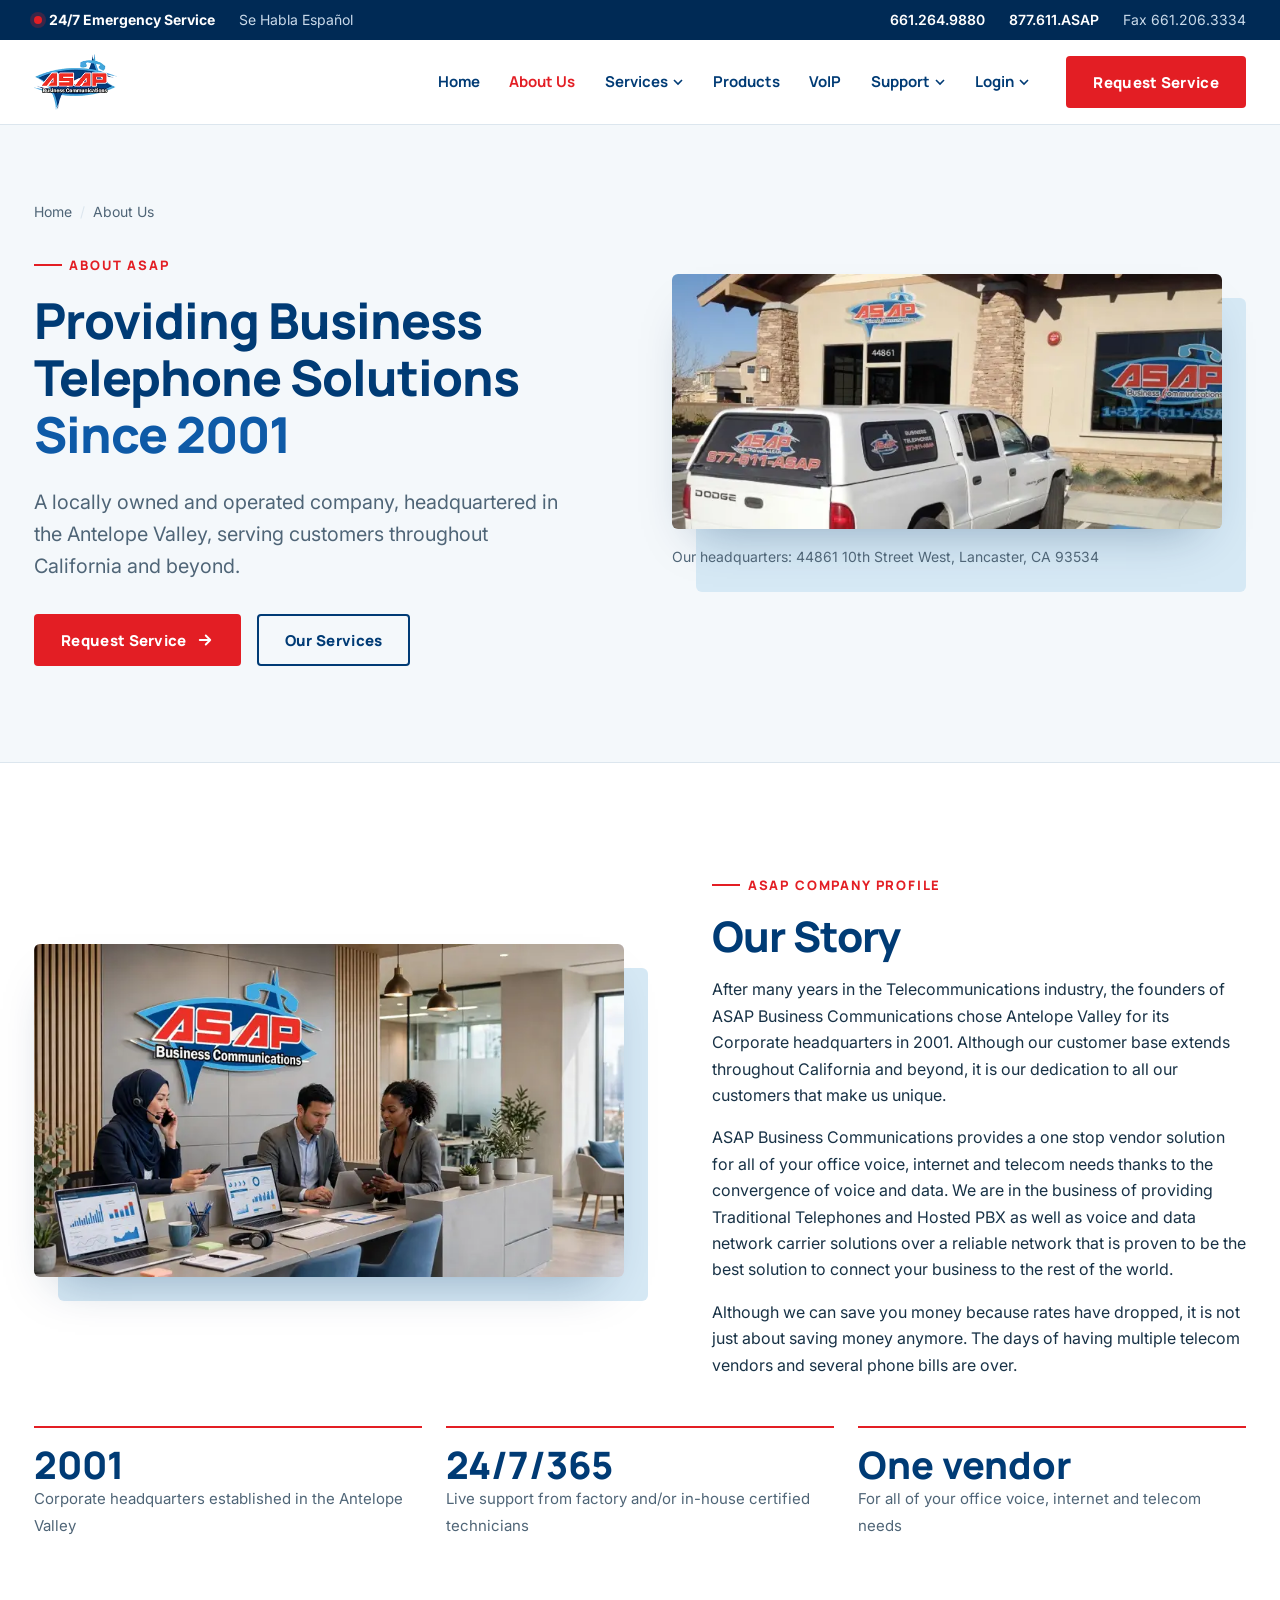
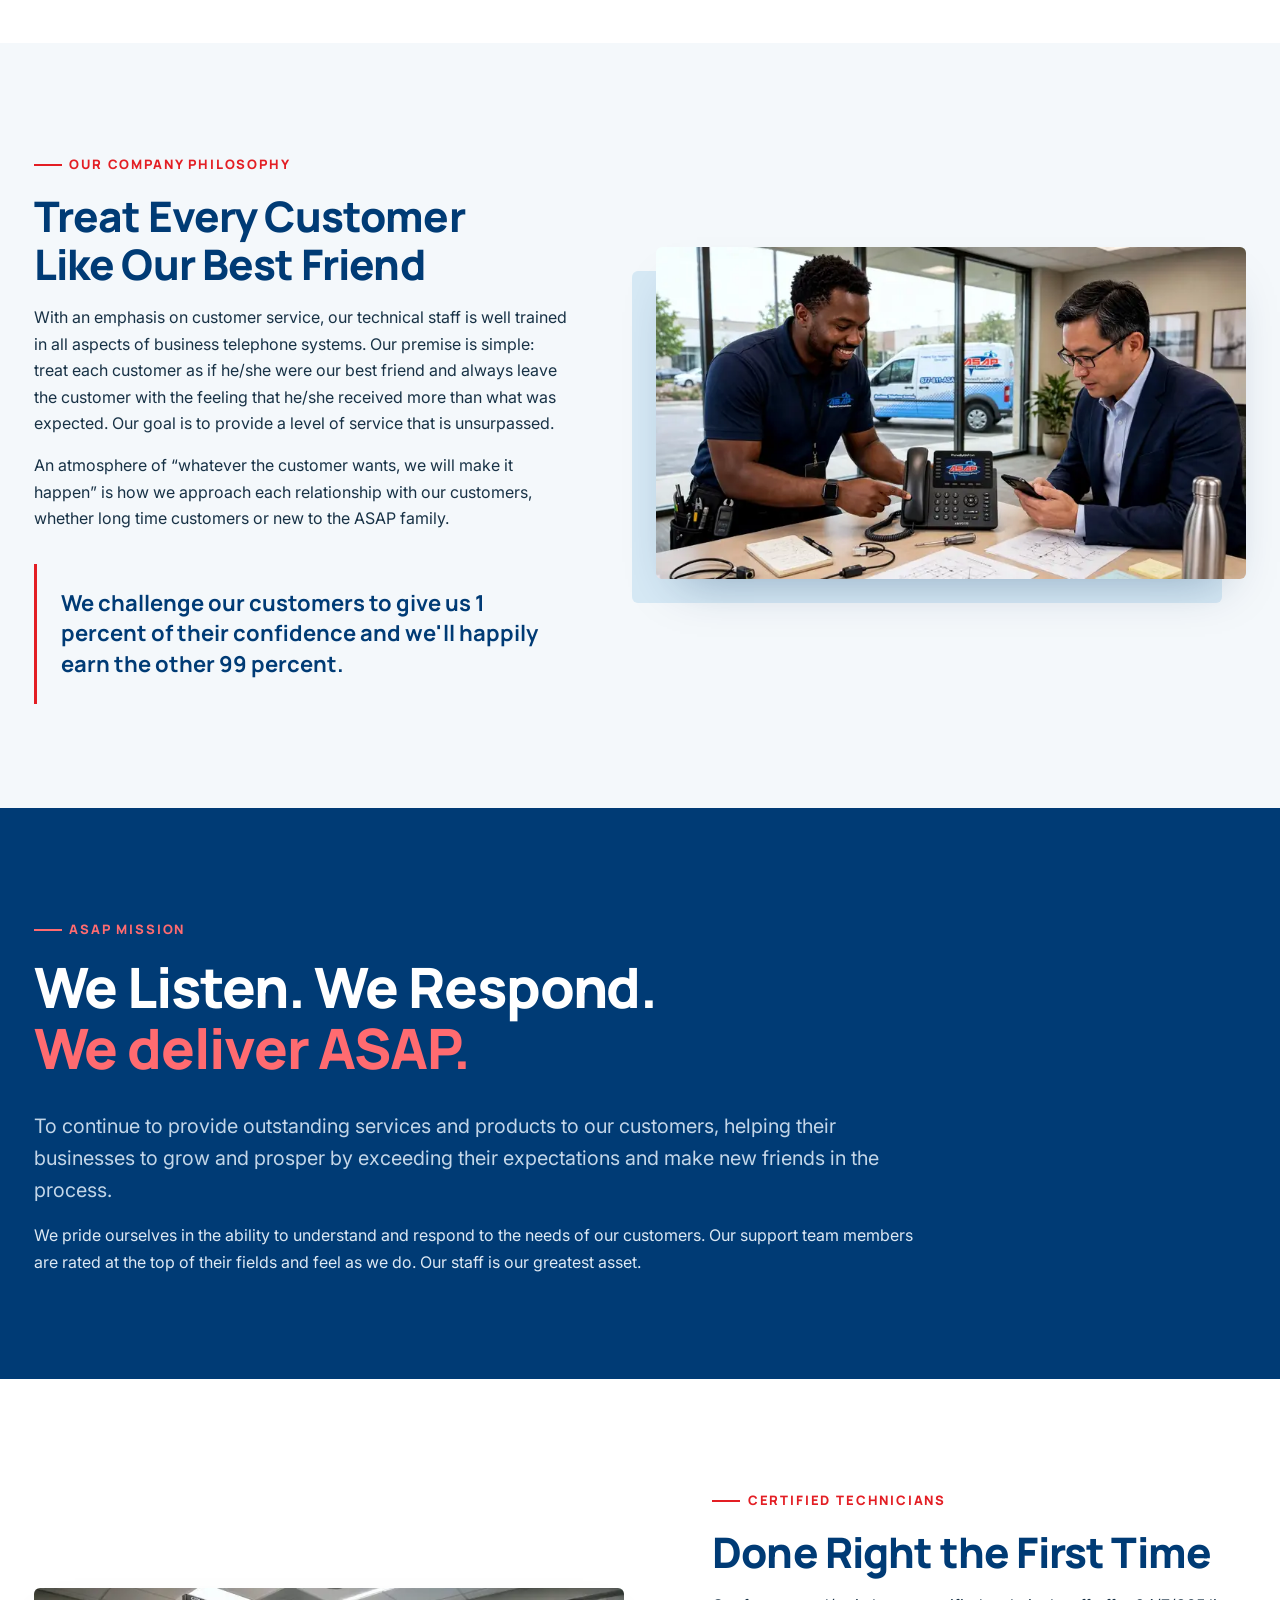
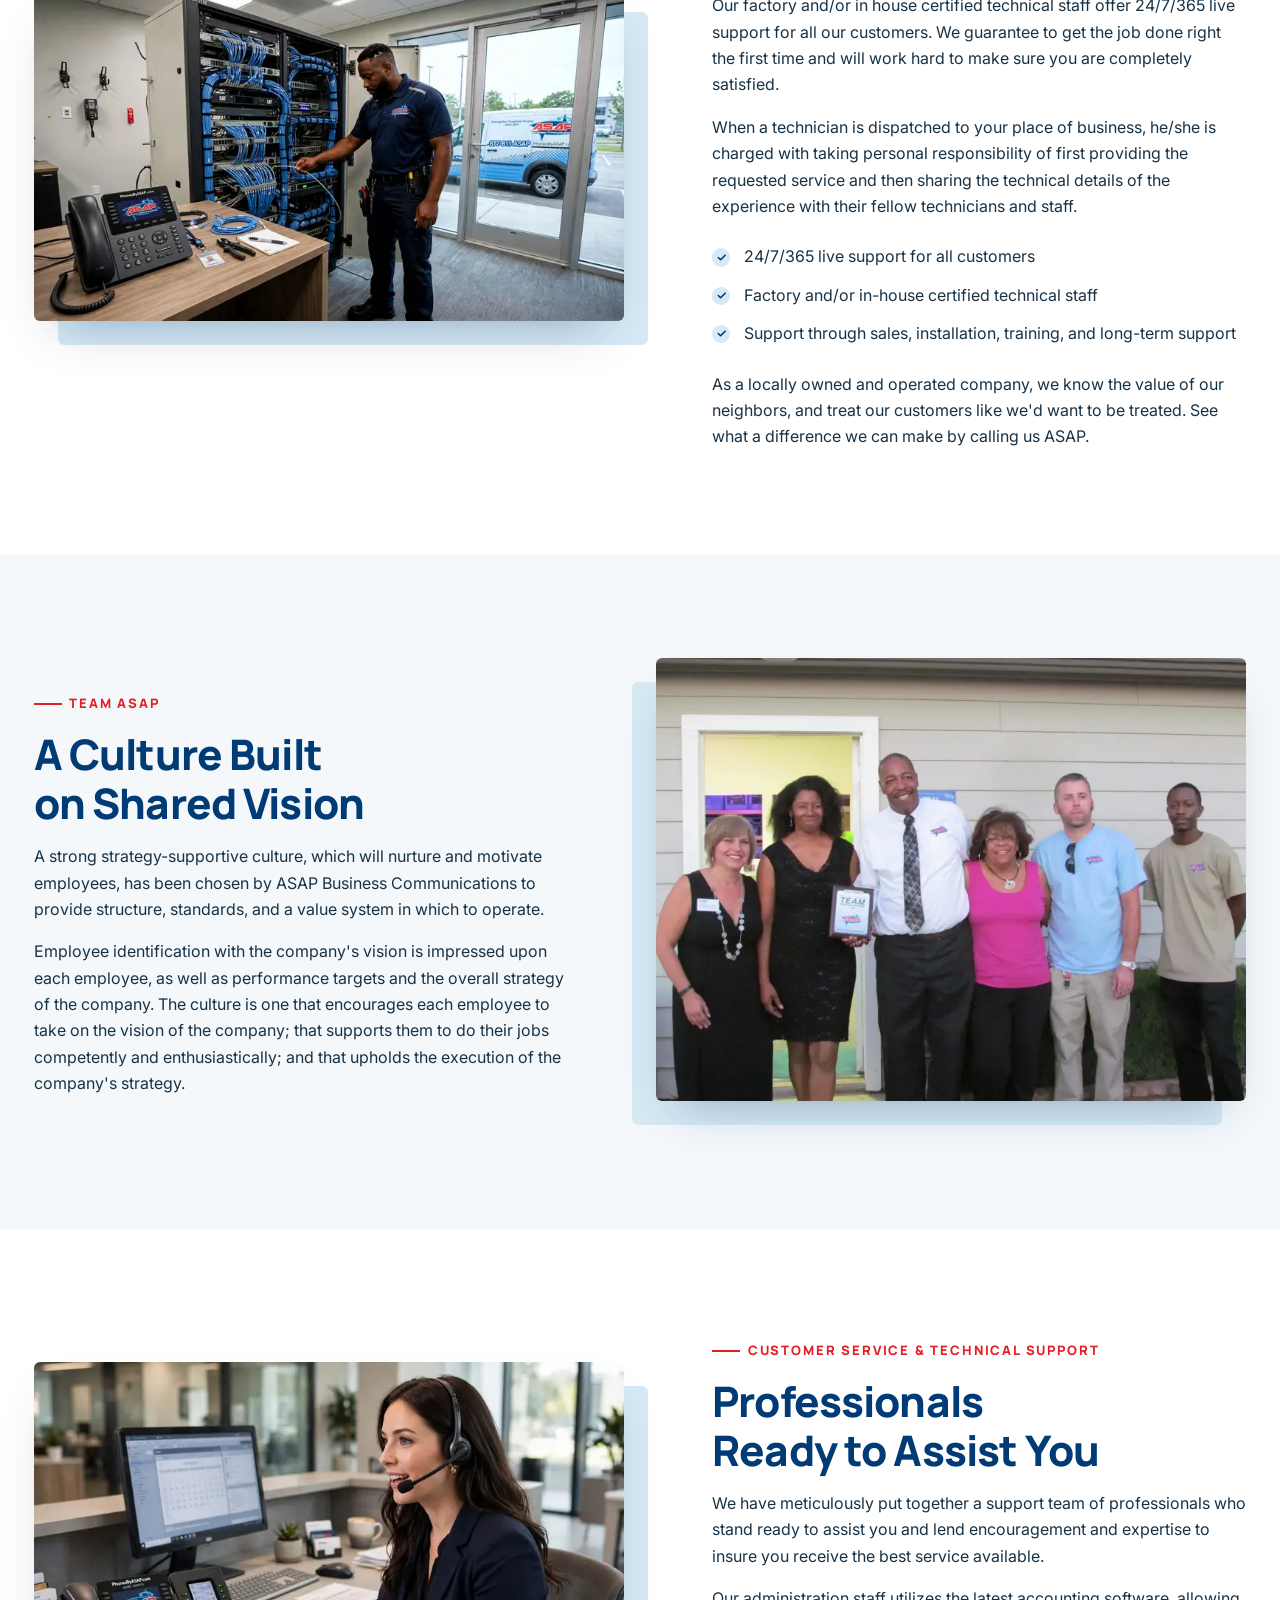
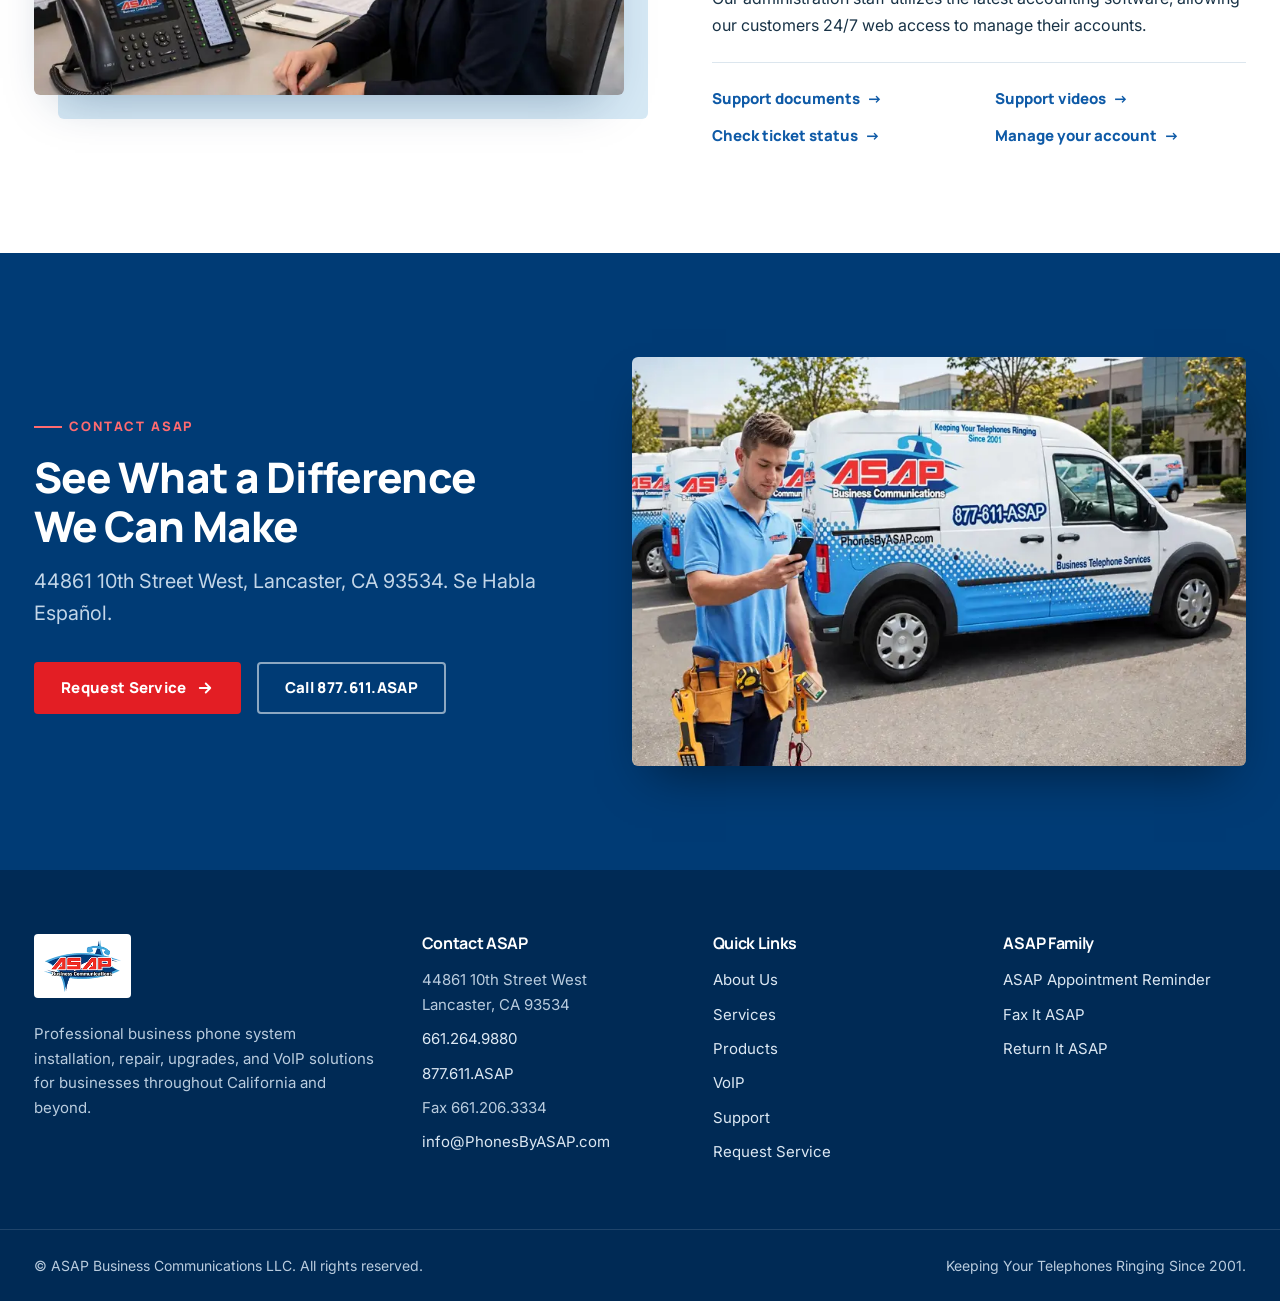
<file: about.html>
<!DOCTYPE html>
<html lang="en">
<head>
  <meta charset="utf-8">
  <meta name="viewport" content="width=device-width, initial-scale=1">
  <meta name="description" content="About ASAP Business Communications LLC: business telephone solutions from our Antelope Valley headquarters since 2001, with certified technicians and 24/7/365 live support.">
  <title>About Us | ASAP Business Communications LLC</title>
  <link rel="preconnect" href="https://fonts.googleapis.com">
  <link rel="preconnect" href="https://fonts.gstatic.com" crossorigin>
  <link href="https://fonts.googleapis.com/css2?family=Inter:wght@400;500;600;700&family=Manrope:wght@600;700;800&display=swap" rel="stylesheet">
  <link rel="stylesheet" href="css/style.css">
</head>
<body>

<!-- ============ HEADER (shared across pages) ============ -->
<div class="topbar">
  <div class="container topbar__inner">
    <div class="topbar__group">
      <span class="topbar__badge">24/7 Emergency Service</span>
      <span class="topbar__hide-sm">Se Habla Español</span>
    </div>
    <div class="topbar__group">
      <a href="tel:+16612649880">661.264.9880</a>
      <a href="tel:+18776112727">877.611.ASAP</a>
      <span class="topbar__hide-sm">Fax 661.206.3334</span>
    </div>
  </div>
</div>
<header class="site-header">
  <div class="container site-header__inner">
    <a class="brand" href="index.html"><img src="assets/images/asap-logo.webp" alt="ASAP Business Communications LLC" width="150" height="101"></a>
    <button class="nav-toggle" aria-expanded="false" aria-controls="site-nav" aria-label="Open menu">
      <svg viewBox="0 0 24 24" fill="none" stroke="currentColor" stroke-width="2" stroke-linecap="round"><path d="M4 7h16M4 12h16M4 17h16"/></svg>
    </button>
    <nav class="nav" id="site-nav" aria-label="Main">
      <ul class="nav__list">
        <li class="nav__item"><a class="nav__link" href="index.html">Home</a></li>
        <li class="nav__item"><a class="nav__link" href="about.html" aria-current="page">About Us</a></li>
        <li class="nav__item nav__item--has-sub">
          <a class="nav__link" href="services.html" aria-haspopup="true" aria-expanded="false">Services <svg class="nav__caret" viewBox="0 0 10 10"><path d="M1 3l4 4 4-4" fill="none" stroke="currentColor" stroke-width="1.6"/></svg></a>
          <ul class="nav__sub">
            <li><a href="services.html">All Services</a></li>
            <li><a href="services.html#hosted-pbx">Hosted PBX Services</a></li>
            <li><a href="services.html#installation">Phone System Installation</a></li>
            <li><a href="services.html#relocation">New Office / Relocation</a></li>
            <li><a href="services.html#cabling">Voice &amp; Data Cabling</a></li>
            <li><a href="services.html#wireless">Enterprise Wireless</a></li>
          </ul>
        </li>
        <li class="nav__item"><a class="nav__link" href="https://phonesbyasap.com/products.html">Products</a></li>
        <li class="nav__item"><a class="nav__link" href="https://phonesbyasap.com/voip.html">VoIP</a></li>
        <li class="nav__item nav__item--has-sub">
          <a class="nav__link" href="https://phonesbyasap.com/support.html" aria-haspopup="true" aria-expanded="false">Support <svg class="nav__caret" viewBox="0 0 10 10"><path d="M1 3l4 4 4-4" fill="none" stroke="currentColor" stroke-width="1.6"/></svg></a>
          <ul class="nav__sub">
            <li><a href="https://phonesbyasap.com/support.html">Support Documents</a></li>
            <li><a href="https://phonesbyasap.com/train-videos.html">Support Videos</a></li>
            <li><a href="about.html#team">Support TEAM ASAP</a></li>
          </ul>
        </li>
        <li class="nav__item nav__item--has-sub">
          <a class="nav__link" href="https://asap.freshbooks.com/" aria-haspopup="true" aria-expanded="false">Login <svg class="nav__caret" viewBox="0 0 10 10"><path d="M1 3l4 4 4-4" fill="none" stroke="currentColor" stroke-width="1.6"/></svg></a>
          <ul class="nav__sub">
            <li><a href="https://asap.freshbooks.com/" target="_blank" rel="noopener">FreshBooks</a></li>
            <li><a href="https://portal.phonesbyasap.com/" target="_blank" rel="noopener">ASAP 2.0 Portal</a></li>
            <li><a href="https://phonesbyasap.freshdesk.com/" target="_blank" rel="noopener">Check Support Ticket Status</a></li>
            <li><a href="https://sso.godaddy.com/login" target="_blank" rel="noopener">Employee Login</a></li>
            <li><a href="https://phonesbyasap.freshdesk.com/" target="_blank" rel="noopener">ASAP Que</a></li>
          </ul>
        </li>
      </ul>
      <a class="btn btn--primary" href="https://phonesbyasap.com/contact.html">Request Service</a>
    </nav>
  </div>
</header>

<main>

  <!-- ============ 1. ABOUT HERO ============ -->
  <section class="hero hero--page">
    <div class="container hero__grid">
      <div class="hero__copy">
        <ul class="breadcrumb"><li><a href="index.html">Home</a></li><li>About Us</li></ul>
        <span class="eyebrow">About ASAP</span>
        <h1>Providing Business Telephone Solutions <span>Since 2001</span></h1>
        <p class="lead">A locally owned and operated company, headquartered in the Antelope Valley, serving customers throughout California and beyond.</p>
        <div class="btn-row">
          <a class="btn btn--primary" href="https://phonesbyasap.com/contact.html">Request Service <svg viewBox="0 0 24 24" fill="none" stroke="currentColor" stroke-width="2.5" stroke-linecap="round" stroke-linejoin="round"><path d="M5 12h14M13 6l6 6-6 6"/></svg></a>
          <a class="btn btn--secondary" href="services.html">Our Services</a>
        </div>
      </div>
      <figure class="media media--framed hero__media">
        <img src="assets/images/headquarters-truck-logo.webp" alt="ASAP Business Communications headquarters at 44861 10th Street West, Lancaster, with the ASAP sign on the building and an ASAP-branded service truck" width="700" height="324" fetchpriority="high">
        <figcaption class="media__caption">Our headquarters: 44861 10th Street West, Lancaster, CA 93534</figcaption>
      </figure>
    </div>
  </section>

  <!-- ============ 2. COMPANY PROFILE & HISTORY ============ -->
  <section class="section">
    <div class="container">
      <div class="split">
        <figure class="media media--framed split__media reveal">
          <img src="assets/images/office-wall-logo.webp" alt="ASAP Business Communications office with the ASAP logo on the wall and staff at work" width="800" height="452" loading="lazy">
        </figure>
        <div class="split__copy reveal">
          <span class="eyebrow">ASAP company profile</span>
          <h2>Our Story</h2>
          <p>After many years in the Telecommunications industry, the founders of ASAP Business Communications chose Antelope Valley for its Corporate headquarters in 2001. Although our customer base extends throughout California and beyond, it is our dedication to all our customers that make us unique.</p>
          <p>ASAP Business Communications provides a one stop vendor solution for all of your office voice, internet and telecom needs thanks to the convergence of voice and data. We are in the business of providing Traditional Telephones and Hosted PBX as well as voice and data network carrier solutions over a reliable network that is proven to be the best solution to connect your business to the rest of the world.</p>
          <p>Although we can save you money because rates have dropped, it is not just about saving money anymore. The days of having multiple telecom vendors and several phone bills are over.</p>
        </div>
      </div>
      <div class="facts">
        <div class="fact reveal"><strong>2001</strong><span>Corporate headquarters established in the Antelope Valley</span></div>
        <div class="fact reveal"><strong>24/7/365</strong><span>Live support from factory and/or in-house certified technicians</span></div>
        <div class="fact reveal"><strong>One vendor</strong><span>For all of your office voice, internet and telecom needs</span></div>
      </div>
    </div>
  </section>

  <!-- ============ 3. PHILOSOPHY ============ -->
  <section class="section section--surface">
    <div class="container split split--reverse">
      <figure class="media media--framed media--framed-left split__media reveal">
        <img src="assets/images/technician-customer-phone.webp" alt="ASAP technician demonstrating an ASAP business telephone to a client, with an ASAP service van visible outside" width="800" height="450" loading="lazy">
      </figure>
      <div class="split__copy reveal">
        <span class="eyebrow">Our company philosophy</span>
        <h2>Treat Every Customer Like Our Best Friend</h2>
        <p>With an emphasis on customer service, our technical staff is well trained in all aspects of business telephone systems. Our premise is simple: treat each customer as if he/she were our best friend and always leave the customer with the feeling that he/she received more than what was expected. Our goal is to provide a level of service that is unsurpassed.</p>
        <p>An atmosphere of “whatever the customer wants, we will make it happen” is how we approach each relationship with our customers, whether long time customers or new to the ASAP family.</p>
        <blockquote class="quote">
          <p>We challenge our customers to give us 1 percent of their confidence and we'll happily earn the other 99 percent.</p>
        </blockquote>
      </div>
    </div>
  </section>

  <!-- ============ 4. MISSION ============ -->
  <section class="section section--navy">
    <div class="container">
      <div class="statement">
        <span class="eyebrow" style="color:#FF6B70">ASAP mission</span>
        <p class="statement__big">We Listen. We Respond. <span>We deliver ASAP.</span></p>
        <p class="lead">To continue to provide outstanding services and products to our customers, helping their businesses to grow and prosper by exceeding their expectations and make new friends in the process.</p>
        <p>We pride ourselves in the ability to understand and respond to the needs of our customers. Our support team members are rated at the top of their fields and feel as we do. Our staff is our greatest asset.</p>
      </div>
    </div>
  </section>

  <!-- ============ 5. CERTIFIED TECHNICIANS ============ -->
  <section class="section">
    <div class="container split">
      <figure class="media media--framed split__media reveal">
        <img src="assets/images/technician-network-rack.webp" alt="ASAP certified technician patching cables in a network rack, with an ASAP desk telephone on the desk and an ASAP van outside" width="800" height="450" loading="lazy">
      </figure>
      <div class="split__copy reveal">
        <span class="eyebrow">Certified technicians</span>
        <h2>Done Right the First Time</h2>
        <p>Our factory and/or in house certified technical staff offer 24/7/365 live support for all our customers. We guarantee to get the job done right the first time and will work hard to make sure you are completely satisfied.</p>
        <p>When a technician is dispatched to your place of business, he/she is charged with taking personal responsibility of first providing the requested service and then sharing the technical details of the experience with their fellow technicians and staff.</p>
        <ul class="check-list">
          <li>24/7/365 live support for all customers</li>
          <li>Factory and/or in-house certified technical staff</li>
          <li>Support through sales, installation, training, and long-term support</li>
        </ul>
        <p style="margin-top:var(--sp-3)">As a locally owned and operated company, we know the value of our neighbors, and treat our customers like we'd want to be treated. See what a difference we can make by calling us ASAP.</p>
      </div>
    </div>
  </section>

  <!-- ============ 6. TEAM ASAP ============ -->
  <section class="section section--surface" id="team">
    <div class="container split split--reverse">
      <figure class="media media--framed media--framed-left split__media reveal">
        <img src="assets/images/team-asap-award.webp" alt="Members of Team ASAP standing together outside, holding a Team award plaque" width="800" height="600" loading="lazy">
      </figure>
      <div class="split__copy reveal">
        <span class="eyebrow">Team ASAP</span>
        <h2>A Culture Built on Shared Vision</h2>
        <p>A strong strategy-supportive culture, which will nurture and motivate employees, has been chosen by ASAP Business Communications to provide structure, standards, and a value system in which to operate.</p>
        <p>Employee identification with the company's vision is impressed upon each employee, as well as performance targets and the overall strategy of the company. The culture is one that encourages each employee to take on the vision of the company; that supports them to do their jobs competently and enthusiastically; and that upholds the execution of the company's strategy.</p>
      </div>
    </div>
  </section>

  <!-- ============ 7. CUSTOMER SERVICE & SUPPORT ============ -->
  <section class="section">
    <div class="container split">
      <figure class="media media--framed split__media reveal">
        <img src="assets/images/receptionist-headset-phone.webp" alt="ASAP support team member on a headset beside a complete ASAP business telephone and sidecar" width="800" height="450" loading="lazy">
      </figure>
      <div class="split__copy reveal">
        <span class="eyebrow">Customer service &amp; technical support</span>
        <h2>Professionals Ready to Assist You</h2>
        <p>We have meticulously put together a support team of professionals who stand ready to assist you and lend encouragement and expertise to insure you receive the best service available.</p>
        <p>Our administration staff utilizes the latest accounting software, allowing our customers 24/7 web access to manage their accounts.</p>
        <div class="link-grid">
          <a class="link-arrow" href="https://phonesbyasap.com/support.html">Support documents</a>
          <a class="link-arrow" href="https://phonesbyasap.com/train-videos.html">Support videos</a>
          <a class="link-arrow" href="https://phonesbyasap.freshdesk.com/" target="_blank" rel="noopener">Check ticket status</a>
          <a class="link-arrow" href="https://asap.freshbooks.com/" target="_blank" rel="noopener">Manage your account</a>
        </div>
      </div>
    </div>
  </section>

  <!-- ============ 8. CONTACT CTA ============ -->
  <section class="section section--navy cta">
    <div class="container split split--reverse">
      <figure class="media split__media">
        <img src="assets/images/service-van-fleet-logo.webp" alt="ASAP Business Communications service van fleet showing the ASAP logo, 877-611-ASAP and PhonesByASAP.com, with a technician" width="800" height="533" loading="lazy">
      </figure>
      <div>
        <span class="eyebrow" style="color:#FF6B70">Contact ASAP</span>
        <h2>See What a Difference We Can Make</h2>
        <p class="lead">44861 10th Street West, Lancaster, CA 93534. Se Habla Español.</p>
        <div class="btn-row" style="margin-top:var(--sp-4)">
          <a class="btn btn--primary" href="https://phonesbyasap.com/contact.html">Request Service <svg viewBox="0 0 24 24" fill="none" stroke="currentColor" stroke-width="2.5" stroke-linecap="round" stroke-linejoin="round"><path d="M5 12h14M13 6l6 6-6 6"/></svg></a>
          <a class="btn btn--ghost-light" href="tel:+18776112727">Call 877.611.ASAP</a>
        </div>
      </div>
    </div>
  </section>

</main>

<!-- ============ FOOTER (shared across pages) ============ -->
<footer class="site-footer">
  <div class="container footer__grid">
    <div class="footer__brand">
      <img src="assets/images/asap-logo.webp" alt="ASAP Business Communications LLC" width="150" height="101">
      <p>Professional business phone system installation, repair, upgrades, and VoIP solutions for businesses throughout California and beyond.</p>
    </div>
    <div>
      <h4>Contact ASAP</h4>
      <ul class="footer__list">
        <li>44861 10th Street West<br>Lancaster, CA 93534</li>
        <li><a href="tel:+16612649880">661.264.9880</a></li>
        <li><a href="tel:+18776112727">877.611.ASAP</a></li>
        <li>Fax 661.206.3334</li>
        <li><a href="mailto:info@PhonesByASAP.com">info@PhonesByASAP.com</a></li>
      </ul>
    </div>
    <div>
      <h4>Quick Links</h4>
      <ul class="footer__list">
        <li><a href="about.html">About Us</a></li>
        <li><a href="services.html">Services</a></li>
        <li><a href="https://phonesbyasap.com/products.html">Products</a></li>
        <li><a href="https://phonesbyasap.com/voip.html">VoIP</a></li>
        <li><a href="https://phonesbyasap.com/support.html">Support</a></li>
        <li><a href="https://phonesbyasap.com/contact.html">Request Service</a></li>
      </ul>
    </div>
    <div>
      <h4>ASAP Family</h4>
      <ul class="footer__list">
        <li><a href="http://www.asapreminder.com/">ASAP Appointment Reminder</a></li>
        <li><a href="http://asapreminder.com/faxit-asap-sign-up/">Fax It ASAP</a></li>
        <li><a href="http://www.returnitasap.com/">Return It ASAP</a></li>
      </ul>
    </div>
  </div>
  <div class="container footer__bottom">
    <span>© ASAP Business Communications LLC. All rights reserved.</span>
    <span>Keeping Your Telephones Ringing Since 2001.</span>
  </div>
</footer>

<script src="js/main.js"></script>
</body>
</html>
</file>
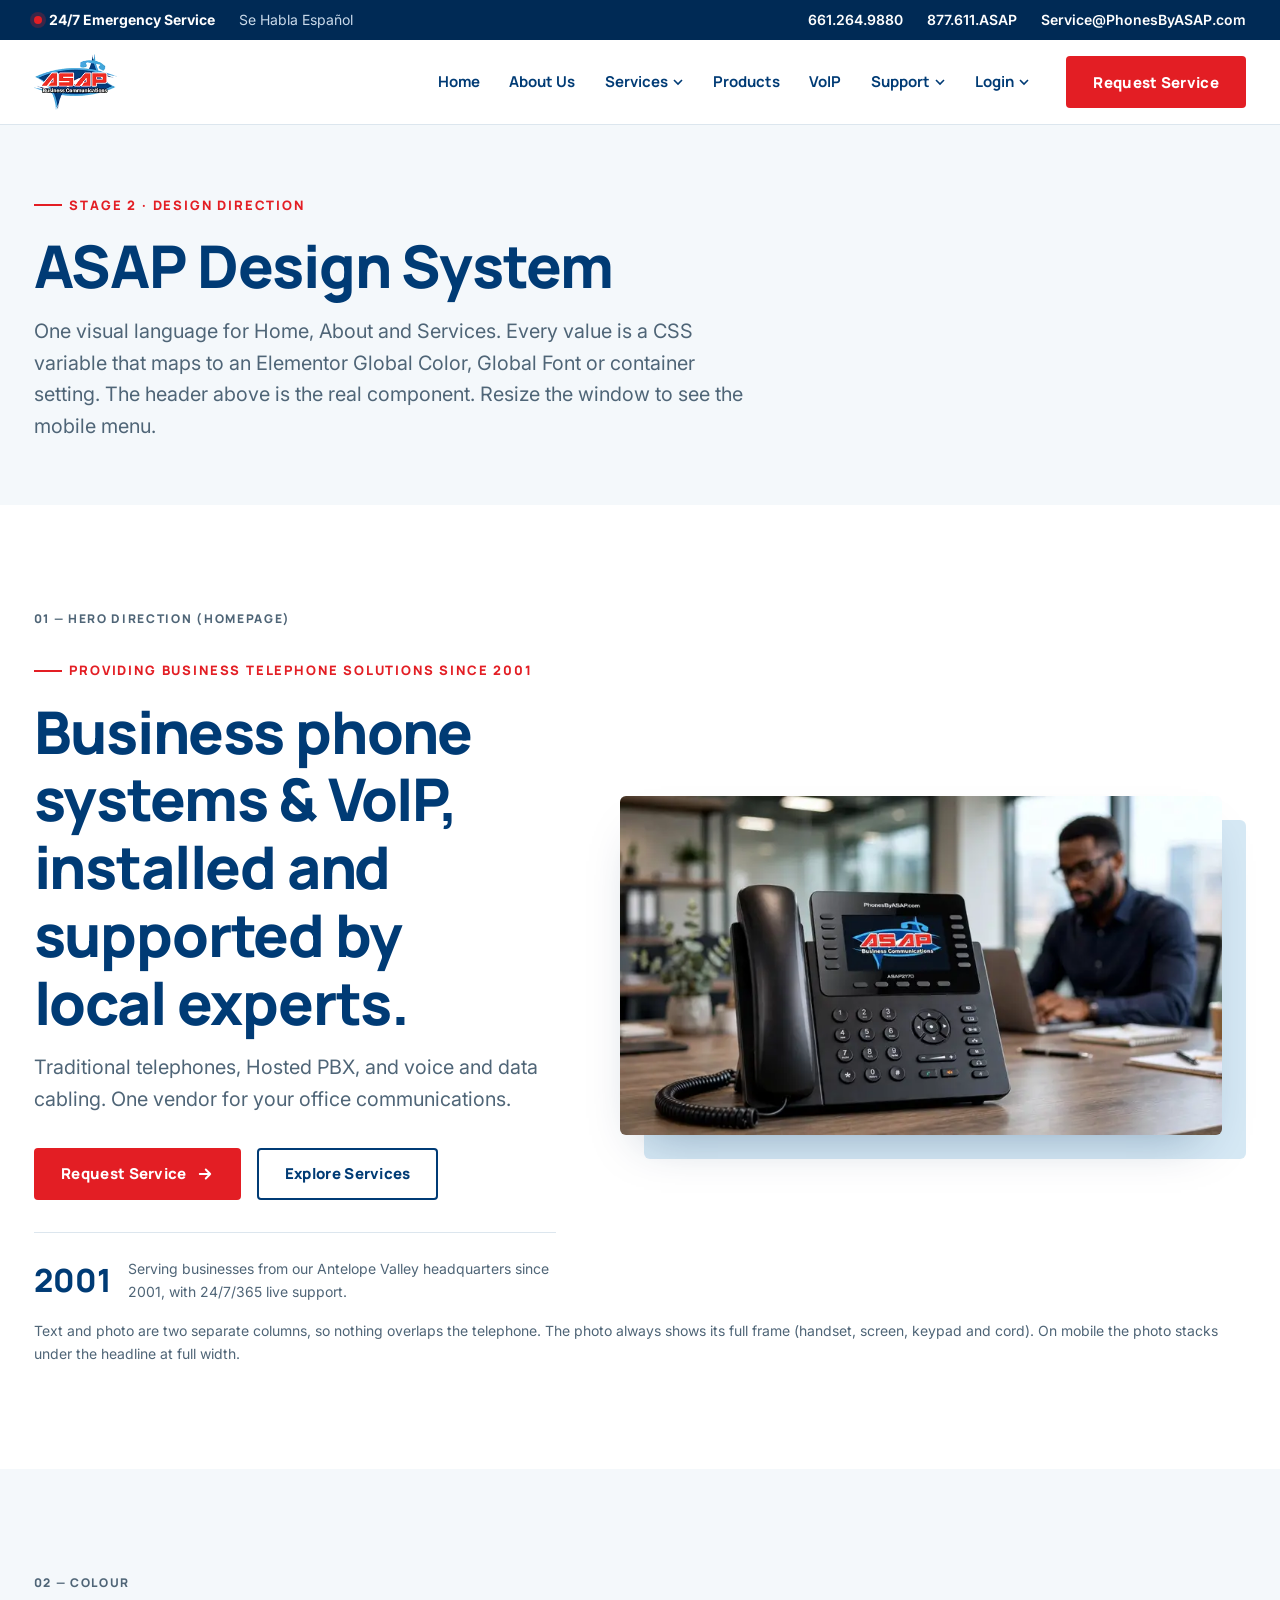
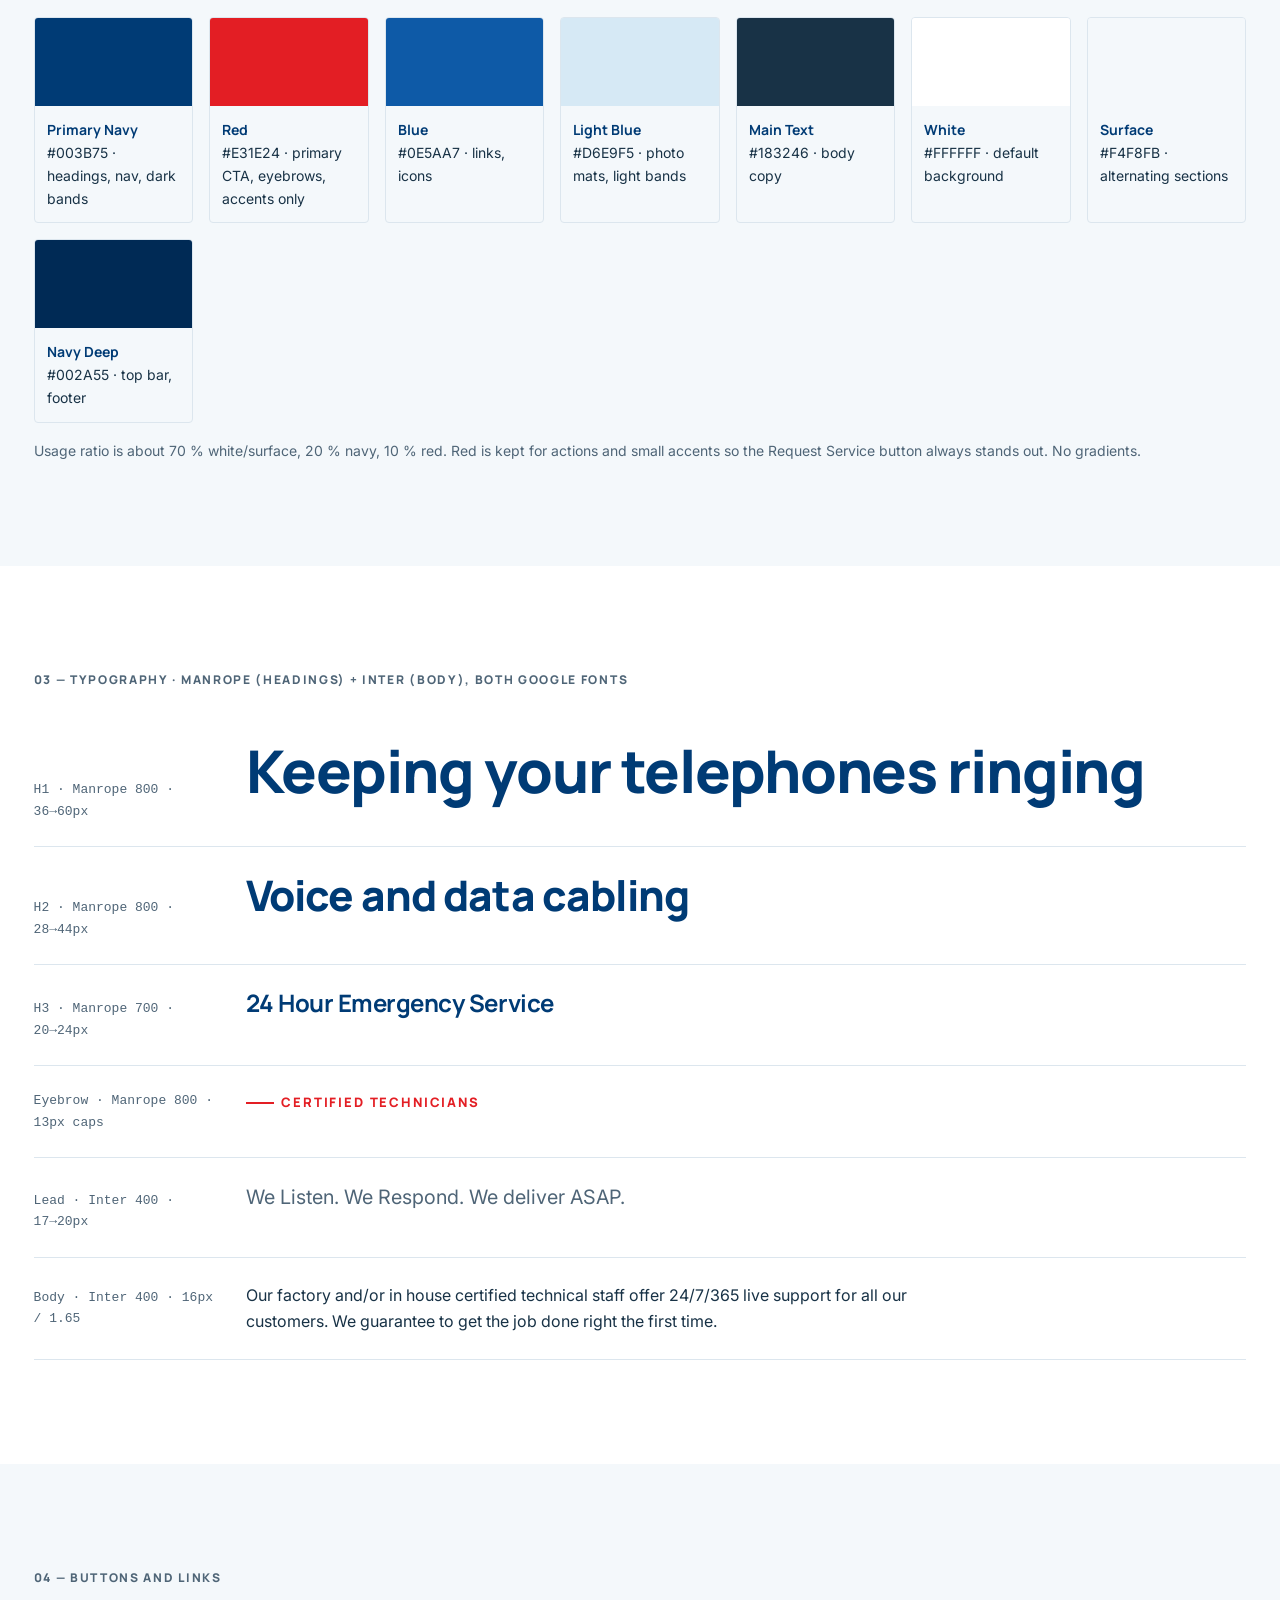
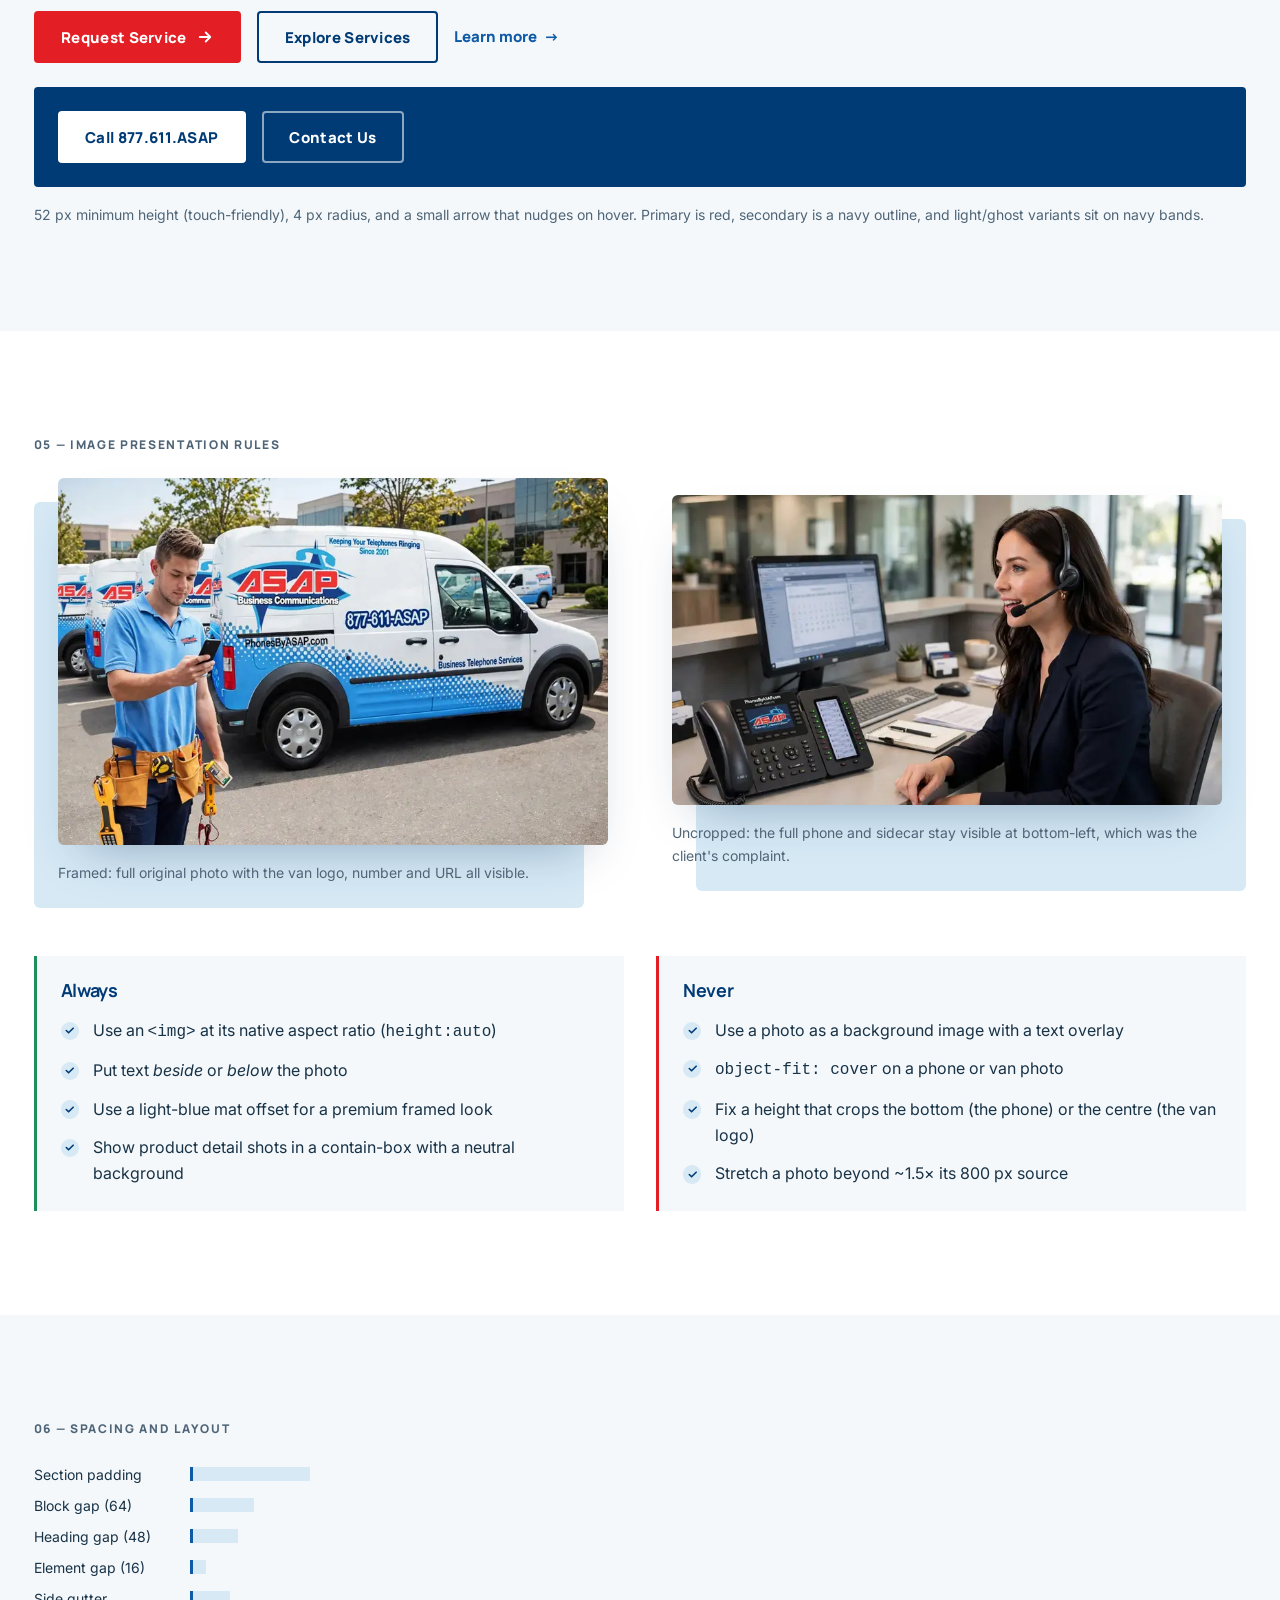
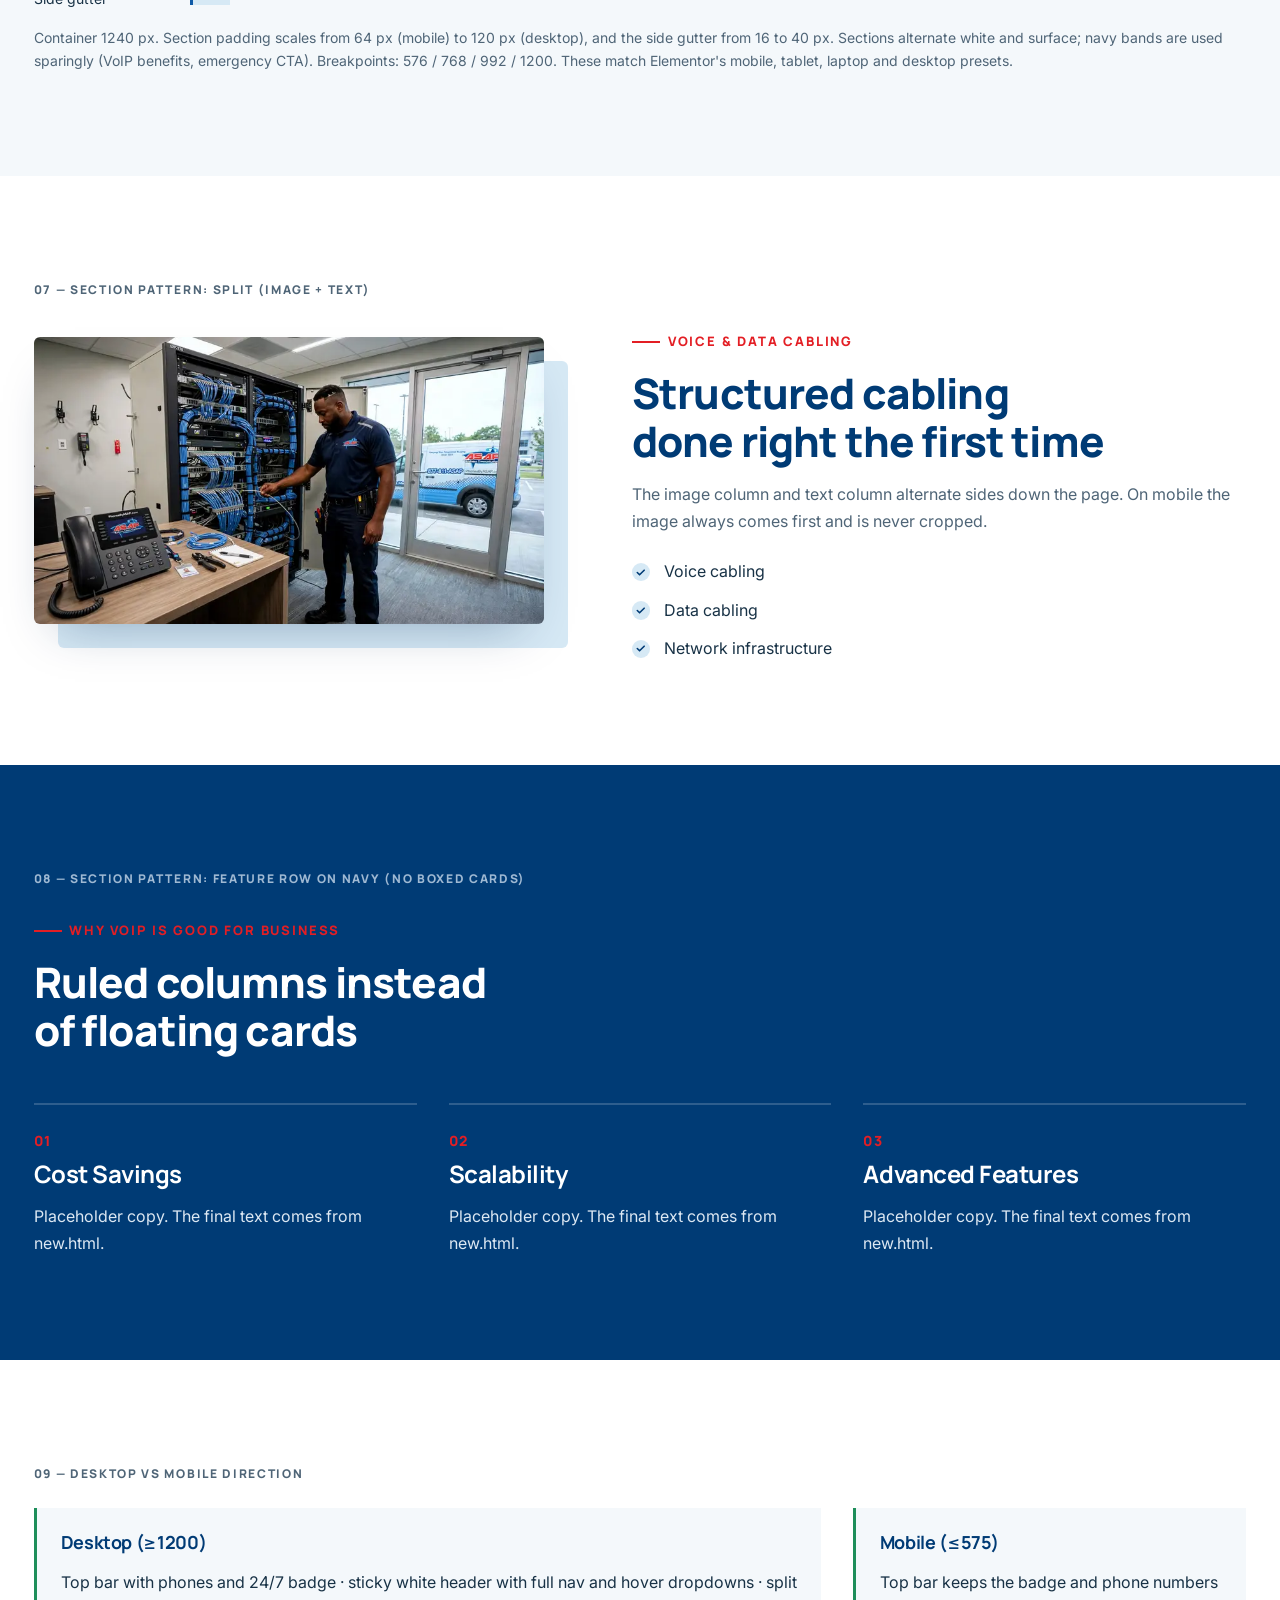
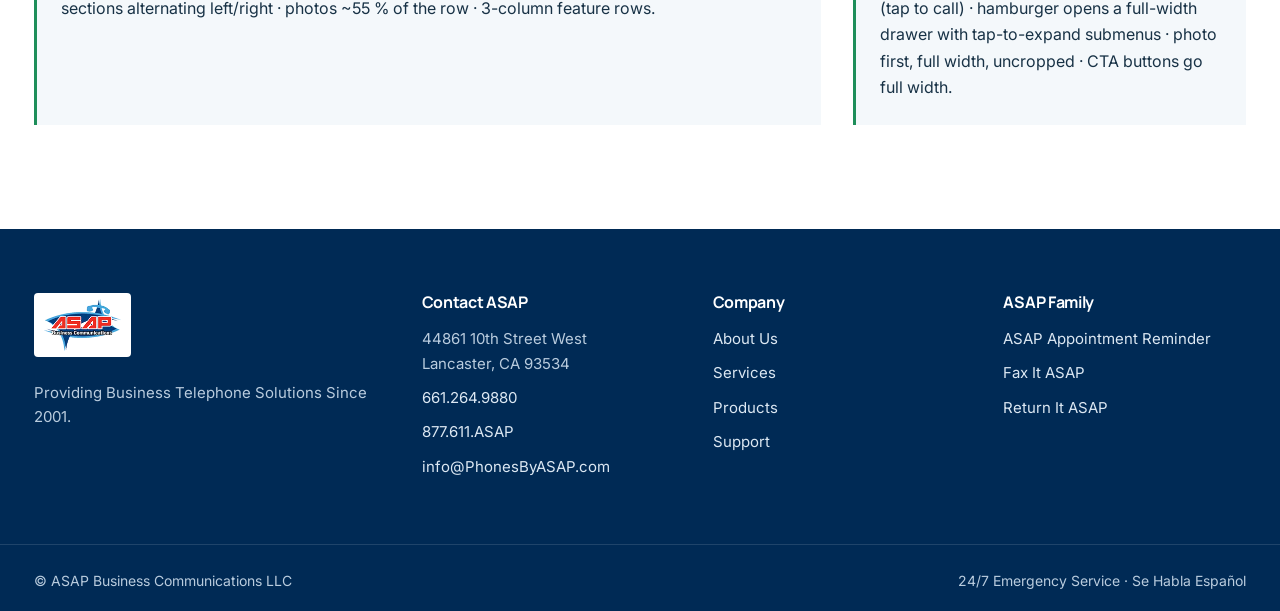
<file: design-system.html>
<!DOCTYPE html>
<html lang="en">
<head>
  <meta charset="utf-8">
  <meta name="viewport" content="width=device-width, initial-scale=1">
  <title>ASAP Design System</title>
  <link rel="preconnect" href="https://fonts.googleapis.com">
  <link rel="preconnect" href="https://fonts.gstatic.com" crossorigin>
  <link href="https://fonts.googleapis.com/css2?family=Inter:wght@400;500;600;700&family=Manrope:wght@600;700;800&display=swap" rel="stylesheet">
  <link rel="stylesheet" href="css/style.css">
  <style>
    /* Style-guide-only helpers (not part of the site stylesheet) */
    .ds-label { font-family: var(--f-head); font-size: .75rem; font-weight: 800; letter-spacing: .14em; text-transform: uppercase; color: var(--c-muted); margin-bottom: var(--sp-3); }
    .ds-block + .ds-block { margin-top: var(--sp-6); }
    .swatches { display: grid; grid-template-columns: repeat(auto-fill, minmax(150px, 1fr)); gap: var(--sp-2); }
    .swatch { border: 1px solid var(--c-line); border-radius: var(--radius); overflow: hidden; font-size: var(--fs-small); }
    .swatch__chip { height: 88px; }
    .swatch__meta { padding: .75rem; }
    .swatch__meta strong { display: block; font-family: var(--f-head); color: var(--c-navy); }
    .type-row { display: grid; gap: var(--sp-1) var(--sp-4); padding-block: var(--sp-3); border-bottom: 1px solid var(--c-line); }
    @media (min-width: 768px) { .type-row { grid-template-columns: 180px 1fr; align-items: baseline; } }
    .type-row code { font-size: .8125rem; color: var(--c-muted); }
    .space-bar { height: 14px; background: var(--c-light-blue); border-left: 3px solid var(--c-blue); }
    .space-row { display: grid; grid-template-columns: 140px 1fr; gap: var(--sp-2); align-items: center; font-size: var(--fs-small); margin-bottom: .5rem; }
    .rule-box { padding: var(--sp-3); border-left: 3px solid var(--c-red); background: var(--c-surface); }
    .rule-box.ok { border-left-color: #1E8E5A; }
    .ds-note { font-size: var(--fs-small); color: var(--c-muted); margin-top: var(--sp-2); }
    .hero-demo { display: grid; gap: var(--sp-5); align-items: center; }
    @media (min-width: 992px) { .hero-demo { grid-template-columns: 1fr 1.2fr; gap: var(--sp-6); } }
    .device-row { display: grid; gap: var(--sp-4); }
    @media (min-width: 900px) { .device-row { grid-template-columns: 2fr 1fr; } }
  </style>
</head>
<body>

<!-- ===== Header (production component) ===== -->
<div class="topbar">
  <div class="container topbar__inner">
    <div class="topbar__group">
      <span class="topbar__badge">24/7 Emergency Service</span>
      <span class="topbar__hide-sm">Se Habla Español</span>
    </div>
    <div class="topbar__group">
      <a href="tel:+16612649880">661.264.9880</a>
      <a href="tel:+18776112727">877.611.ASAP</a>
      <a class="topbar__hide-sm" href="mailto:Service@PhonesByASAP.com">Service@PhonesByASAP.com</a>
    </div>
  </div>
</div>
<header class="site-header">
  <div class="container site-header__inner">
    <a class="brand" href="index.html"><img src="assets/images/asap-logo.webp" alt="ASAP Business Communications" width="150" height="101"></a>
    <button class="nav-toggle" aria-expanded="false" aria-controls="site-nav" aria-label="Open menu">
      <svg viewBox="0 0 24 24" fill="none" stroke="currentColor" stroke-width="2" stroke-linecap="round"><path d="M4 7h16M4 12h16M4 17h16"/></svg>
    </button>
    <nav class="nav" id="site-nav" aria-label="Main">
      <ul class="nav__list">
        <li class="nav__item"><a class="nav__link" href="index.html">Home</a></li>
        <li class="nav__item"><a class="nav__link" href="about.html">About Us</a></li>
        <li class="nav__item nav__item--has-sub">
          <a class="nav__link" href="services.html" aria-haspopup="true" aria-expanded="false">Services <svg class="nav__caret" viewBox="0 0 10 10"><path d="M1 3l4 4 4-4" fill="none" stroke="currentColor" stroke-width="1.6"/></svg></a>
          <ul class="nav__sub">
            <li><a href="services.html">All Services</a></li>
            <li><a href="https://www.phonesbyasap.com/2poh.html#one">Promotions On Hold</a></li>
            <li><a href="http://asapreminder.com/faxit-asap-sign-up/">Fax to Email</a></li>
            <li><a href="https://phonesbyasap.com/setclock.html">Setting System Clock</a></li>
            <li><a href="https://www.phonesbyasap.com/headsets/headsets.html">Headsets and More</a></li>
          </ul>
        </li>
        <li class="nav__item"><a class="nav__link" href="https://phonesbyasap.com/products.html">Products</a></li>
        <li class="nav__item"><a class="nav__link" href="https://phonesbyasap.com/voip.html">VoIP</a></li>
        <li class="nav__item nav__item--has-sub">
          <a class="nav__link" href="https://phonesbyasap.com/support.html" aria-haspopup="true" aria-expanded="false">Support <svg class="nav__caret" viewBox="0 0 10 10"><path d="M1 3l4 4 4-4" fill="none" stroke="currentColor" stroke-width="1.6"/></svg></a>
          <ul class="nav__sub">
            <li><a href="https://phonesbyasap.com/support.html">Support Documents</a></li>
            <li><a href="https://phonesbyasap.com/train-videos.html">Support Videos</a></li>
            <li><a href="https://phonesbyasap.com/contact.html">Contact</a></li>
          </ul>
        </li>
        <li class="nav__item nav__item--has-sub">
          <a class="nav__link" href="https://asap.freshbooks.com/" aria-haspopup="true" aria-expanded="false">Login <svg class="nav__caret" viewBox="0 0 10 10"><path d="M1 3l4 4 4-4" fill="none" stroke="currentColor" stroke-width="1.6"/></svg></a>
          <ul class="nav__sub">
            <li><a href="https://asap.freshbooks.com/">Customer Billing (FreshBooks)</a></li>
          </ul>
        </li>
      </ul>
      <a class="btn btn--primary" href="https://phonesbyasap.com/contact.html">Request Service</a>
    </nav>
  </div>
</header>

<main>
  <!-- ===== Intro ===== -->
  <section class="section section--tight section--surface">
    <div class="container">
      <span class="eyebrow">Stage 2 · Design direction</span>
      <h1>ASAP Design System</h1>
      <p class="lead" style="max-width:720px">One visual language for Home, About and Services. Every value is a CSS variable that maps to an Elementor Global Color, Global Font or container setting. The header above is the real component. Resize the window to see the mobile menu.</p>
    </div>
  </section>

  <!-- ===== Hero direction ===== -->
  <section class="section">
    <div class="container">
      <p class="ds-label">01 — Hero direction (homepage)</p>
      <div class="hero-demo">
        <div>
          <span class="eyebrow">Providing Business Telephone Solutions Since 2001</span>
          <h2 style="font-size:var(--fs-display)">Business phone systems &amp; VoIP, installed and supported by local experts.</h2>
          <p class="lead">Traditional telephones, Hosted PBX, and voice and data cabling. One vendor for your office communications.</p>
          <div class="btn-row" style="margin-top:var(--sp-4)">
            <a class="btn btn--primary" href="#">Request Service <svg viewBox="0 0 24 24" fill="none" stroke="currentColor" stroke-width="2.5" stroke-linecap="round" stroke-linejoin="round"><path d="M5 12h14M13 6l6 6-6 6"/></svg></a>
            <a class="btn btn--secondary" href="#">Explore Services</a>
          </div>
          <div class="cred"><strong>2001</strong><span>Serving businesses from our Antelope Valley headquarters since 2001, with 24/7/365 live support.</span></div>
        </div>
        <figure class="media media--framed">
          <img src="assets/images/phone-hero-desk.webp" alt="ASAP business desk telephone with handset, colour screen showing the ASAP logo, and full keypad" width="800" height="450">
        </figure>
      </div>
      <p class="ds-note">Text and photo are two separate columns, so nothing overlaps the telephone. The photo always shows its full frame (handset, screen, keypad and cord). On mobile the photo stacks under the headline at full width.</p>
    </div>
  </section>

  <!-- ===== Colour ===== -->
  <section class="section section--surface">
    <div class="container">
      <p class="ds-label">02 — Colour</p>
      <div class="swatches">
        <div class="swatch"><div class="swatch__chip" style="background:#003B75"></div><div class="swatch__meta"><strong>Primary Navy</strong>#003B75 · headings, nav, dark bands</div></div>
        <div class="swatch"><div class="swatch__chip" style="background:#E31E24"></div><div class="swatch__meta"><strong>Red</strong>#E31E24 · primary CTA, eyebrows, accents only</div></div>
        <div class="swatch"><div class="swatch__chip" style="background:#0E5AA7"></div><div class="swatch__meta"><strong>Blue</strong>#0E5AA7 · links, icons</div></div>
        <div class="swatch"><div class="swatch__chip" style="background:#D6E9F5"></div><div class="swatch__meta"><strong>Light Blue</strong>#D6E9F5 · photo mats, light bands</div></div>
        <div class="swatch"><div class="swatch__chip" style="background:#183246"></div><div class="swatch__meta"><strong>Main Text</strong>#183246 · body copy</div></div>
        <div class="swatch"><div class="swatch__chip" style="background:#FFFFFF"></div><div class="swatch__meta"><strong>White</strong>#FFFFFF · default background</div></div>
        <div class="swatch"><div class="swatch__chip" style="background:#F4F8FB"></div><div class="swatch__meta"><strong>Surface</strong>#F4F8FB · alternating sections</div></div>
        <div class="swatch"><div class="swatch__chip" style="background:#002A55"></div><div class="swatch__meta"><strong>Navy Deep</strong>#002A55 · top bar, footer</div></div>
      </div>
      <p class="ds-note">Usage ratio is about 70 % white/surface, 20 % navy, 10 % red. Red is kept for actions and small accents so the Request Service button always stands out. No gradients.</p>
    </div>
  </section>

  <!-- ===== Typography ===== -->
  <section class="section">
    <div class="container">
      <p class="ds-label">03 — Typography · Manrope (headings) + Inter (body), both Google Fonts</p>
      <div class="type-row"><code>H1 · Manrope 800 · 36→60px</code><h1 style="margin:0">Keeping your telephones ringing</h1></div>
      <div class="type-row"><code>H2 · Manrope 800 · 28→44px</code><h2 style="margin:0">Voice and data cabling</h2></div>
      <div class="type-row"><code>H3 · Manrope 700 · 20→24px</code><h3 style="margin:0">24 Hour Emergency Service</h3></div>
      <div class="type-row"><code>Eyebrow · Manrope 800 · 13px caps</code><span class="eyebrow" style="margin:0">Certified Technicians</span></div>
      <div class="type-row"><code>Lead · Inter 400 · 17→20px</code><p class="lead" style="margin:0">We Listen. We Respond. We deliver ASAP.</p></div>
      <div class="type-row"><code>Body · Inter 400 · 16px / 1.65</code><p style="margin:0;max-width:680px">Our factory and/or in house certified technical staff offer 24/7/365 live support for all our customers. We guarantee to get the job done right the first time.</p></div>
    </div>
  </section>

  <!-- ===== Buttons ===== -->
  <section class="section section--surface">
    <div class="container">
      <p class="ds-label">04 — Buttons and links</p>
      <div class="btn-row">
        <a class="btn btn--primary" href="#">Request Service <svg viewBox="0 0 24 24" fill="none" stroke="currentColor" stroke-width="2.5" stroke-linecap="round" stroke-linejoin="round"><path d="M5 12h14M13 6l6 6-6 6"/></svg></a>
        <a class="btn btn--secondary" href="#">Explore Services</a>
        <a class="link-arrow" href="#" style="align-self:center">Learn more</a>
      </div>
      <div class="btn-row" style="margin-top:var(--sp-3);padding:var(--sp-3);background:var(--c-navy);border-radius:var(--radius)">
        <a class="btn btn--light" href="#">Call 877.611.ASAP</a>
        <a class="btn btn--ghost-light" href="#">Contact Us</a>
      </div>
      <p class="ds-note">52 px minimum height (touch-friendly), 4 px radius, and a small arrow that nudges on hover. Primary is red, secondary is a navy outline, and light/ghost variants sit on navy bands.</p>
    </div>
  </section>

  <!-- ===== Image presentation ===== -->
  <section class="section">
    <div class="container">
      <p class="ds-label">05 — Image presentation rules</p>
      <div class="split split--even">
        <figure class="media media--framed media--framed-left">
          <img src="assets/images/service-van-fleet-logo.webp" alt="ASAP Business Communications service van with logo, 877-611-ASAP and PhonesByASAP.com" width="800" height="533">
          <figcaption class="media__caption">Framed: full original photo with the van logo, number and URL all visible.</figcaption>
        </figure>
        <figure class="media media--framed">
          <img src="assets/images/receptionist-headset-phone.webp" alt="ASAP receptionist on a headset beside a complete ASAP desk phone and sidecar" width="800" height="450">
          <figcaption class="media__caption">Uncropped: the full phone and sidecar stay visible at bottom-left, which was the client's complaint.</figcaption>
        </figure>
      </div>
      <div class="grid grid--2" style="margin-top:var(--sp-5)">
        <div class="rule-box ok"><h4>Always</h4><ul class="check-list" style="margin-top:0"><li>Use an <code>&lt;img&gt;</code> at its native aspect ratio (<code>height:auto</code>)</li><li>Put text <em>beside</em> or <em>below</em> the photo</li><li>Use a light-blue mat offset for a premium framed look</li><li>Show product detail shots in a contain-box with a neutral background</li></ul></div>
        <div class="rule-box"><h4>Never</h4><ul class="check-list" style="margin-top:0"><li>Use a photo as a background image with a text overlay</li><li><code>object-fit: cover</code> on a phone or van photo</li><li>Fix a height that crops the bottom (the phone) or the centre (the van logo)</li><li>Stretch a photo beyond ~1.5× its 800 px source</li></ul></div>
      </div>
    </div>
  </section>

  <!-- ===== Spacing ===== -->
  <section class="section section--surface">
    <div class="container">
      <p class="ds-label">06 — Spacing and layout</p>
      <div class="space-row"><span>Section padding</span><div class="space-bar" style="width:min(100%,120px)"></div></div>
      <div class="space-row"><span>Block gap (64)</span><div class="space-bar" style="width:64px"></div></div>
      <div class="space-row"><span>Heading gap (48)</span><div class="space-bar" style="width:48px"></div></div>
      <div class="space-row"><span>Element gap (16)</span><div class="space-bar" style="width:16px"></div></div>
      <div class="space-row"><span>Side gutter</span><div class="space-bar" style="width:40px"></div></div>
      <p class="ds-note">Container 1240 px. Section padding scales from 64 px (mobile) to 120 px (desktop), and the side gutter from 16 to 40 px. Sections alternate white and surface; navy bands are used sparingly (VoIP benefits, emergency CTA). Breakpoints: 576 / 768 / 992 / 1200. These match Elementor's mobile, tablet, laptop and desktop presets.</p>
    </div>
  </section>

  <!-- ===== Section patterns ===== -->
  <section class="section">
    <div class="container">
      <p class="ds-label">07 — Section pattern: split (image + text)</p>
      <div class="split split--reverse">
        <figure class="media media--framed">
          <img src="assets/images/technician-network-rack.webp" alt="ASAP technician patching blue data cables in a network rack, with an ASAP desk phone and service van visible" width="800" height="450">
        </figure>
        <div>
          <span class="eyebrow">Voice &amp; Data Cabling</span>
          <h2>Structured cabling done right the first time</h2>
          <p class="text-muted">The image column and text column alternate sides down the page. On mobile the image always comes first and is never cropped.</p>
          <ul class="check-list"><li>Voice cabling</li><li>Data cabling</li><li>Network infrastructure</li></ul>
        </div>
      </div>
    </div>
  </section>

  <section class="section section--navy">
    <div class="container">
      <p class="ds-label" style="color:#9FB9D3">08 — Section pattern: feature row on navy (no boxed cards)</p>
      <div class="section-head"><span class="eyebrow">Why VoIP is good for business</span><h2>Ruled columns instead of floating cards</h2></div>
      <div class="grid grid--3">
        <div class="feature"><div class="feature__num">01</div><h3>Cost Savings</h3><p>Placeholder copy. The final text comes from new.html.</p></div>
        <div class="feature"><div class="feature__num">02</div><h3>Scalability</h3><p>Placeholder copy. The final text comes from new.html.</p></div>
        <div class="feature"><div class="feature__num">03</div><h3>Advanced Features</h3><p>Placeholder copy. The final text comes from new.html.</p></div>
      </div>
    </div>
  </section>

  <!-- ===== Mobile direction ===== -->
  <section class="section">
    <div class="container">
      <p class="ds-label">09 — Desktop vs mobile direction</p>
      <div class="device-row">
        <div class="rule-box ok"><h4>Desktop (≥1200)</h4><p>Top bar with phones and 24/7 badge · sticky white header with full nav and hover dropdowns · split sections alternating left/right · photos ~55 % of the row · 3-column feature rows.</p></div>
        <div class="rule-box ok"><h4>Mobile (≤575)</h4><p>Top bar keeps the badge and phone numbers (tap to call) · hamburger opens a full-width drawer with tap-to-expand submenus · photo first, full width, uncropped · CTA buttons go full width.</p></div>
      </div>
    </div>
  </section>
</main>

<!-- ===== Footer (production component) ===== -->
<footer class="site-footer">
  <div class="container footer__grid">
    <div class="footer__brand">
      <img src="assets/images/asap-logo.webp" alt="ASAP Business Communications" width="150" height="101">
      <p>Providing Business Telephone Solutions Since 2001.</p>
    </div>
    <div>
      <h4>Contact ASAP</h4>
      <ul class="footer__list">
        <li>44861 10th Street West<br>Lancaster, CA 93534</li>
        <li><a href="tel:+16612649880">661.264.9880</a></li>
        <li><a href="tel:+18776112727">877.611.ASAP</a></li>
        <li><a href="mailto:info@PhonesByASAP.com">info@PhonesByASAP.com</a></li>
      </ul>
    </div>
    <div>
      <h4>Company</h4>
      <ul class="footer__list">
        <li><a href="about.html">About Us</a></li>
        <li><a href="services.html">Services</a></li>
        <li><a href="https://phonesbyasap.com/products.html">Products</a></li>
        <li><a href="https://phonesbyasap.com/support.html">Support</a></li>
      </ul>
    </div>
    <div>
      <h4>ASAP Family</h4>
      <ul class="footer__list">
        <li><a href="http://www.asapreminder.com/">ASAP Appointment Reminder</a></li>
        <li><a href="http://asapreminder.com/faxit-asap-sign-up/">Fax It ASAP</a></li>
        <li><a href="http://www.returnitasap.com/">Return It ASAP</a></li>
      </ul>
    </div>
  </div>
  <div class="container footer__bottom">
    <span>© ASAP Business Communications LLC</span>
    <span>24/7 Emergency Service · Se Habla Español</span>
  </div>
</footer>

<script src="js/main.js"></script>
</body>
</html>
</file>
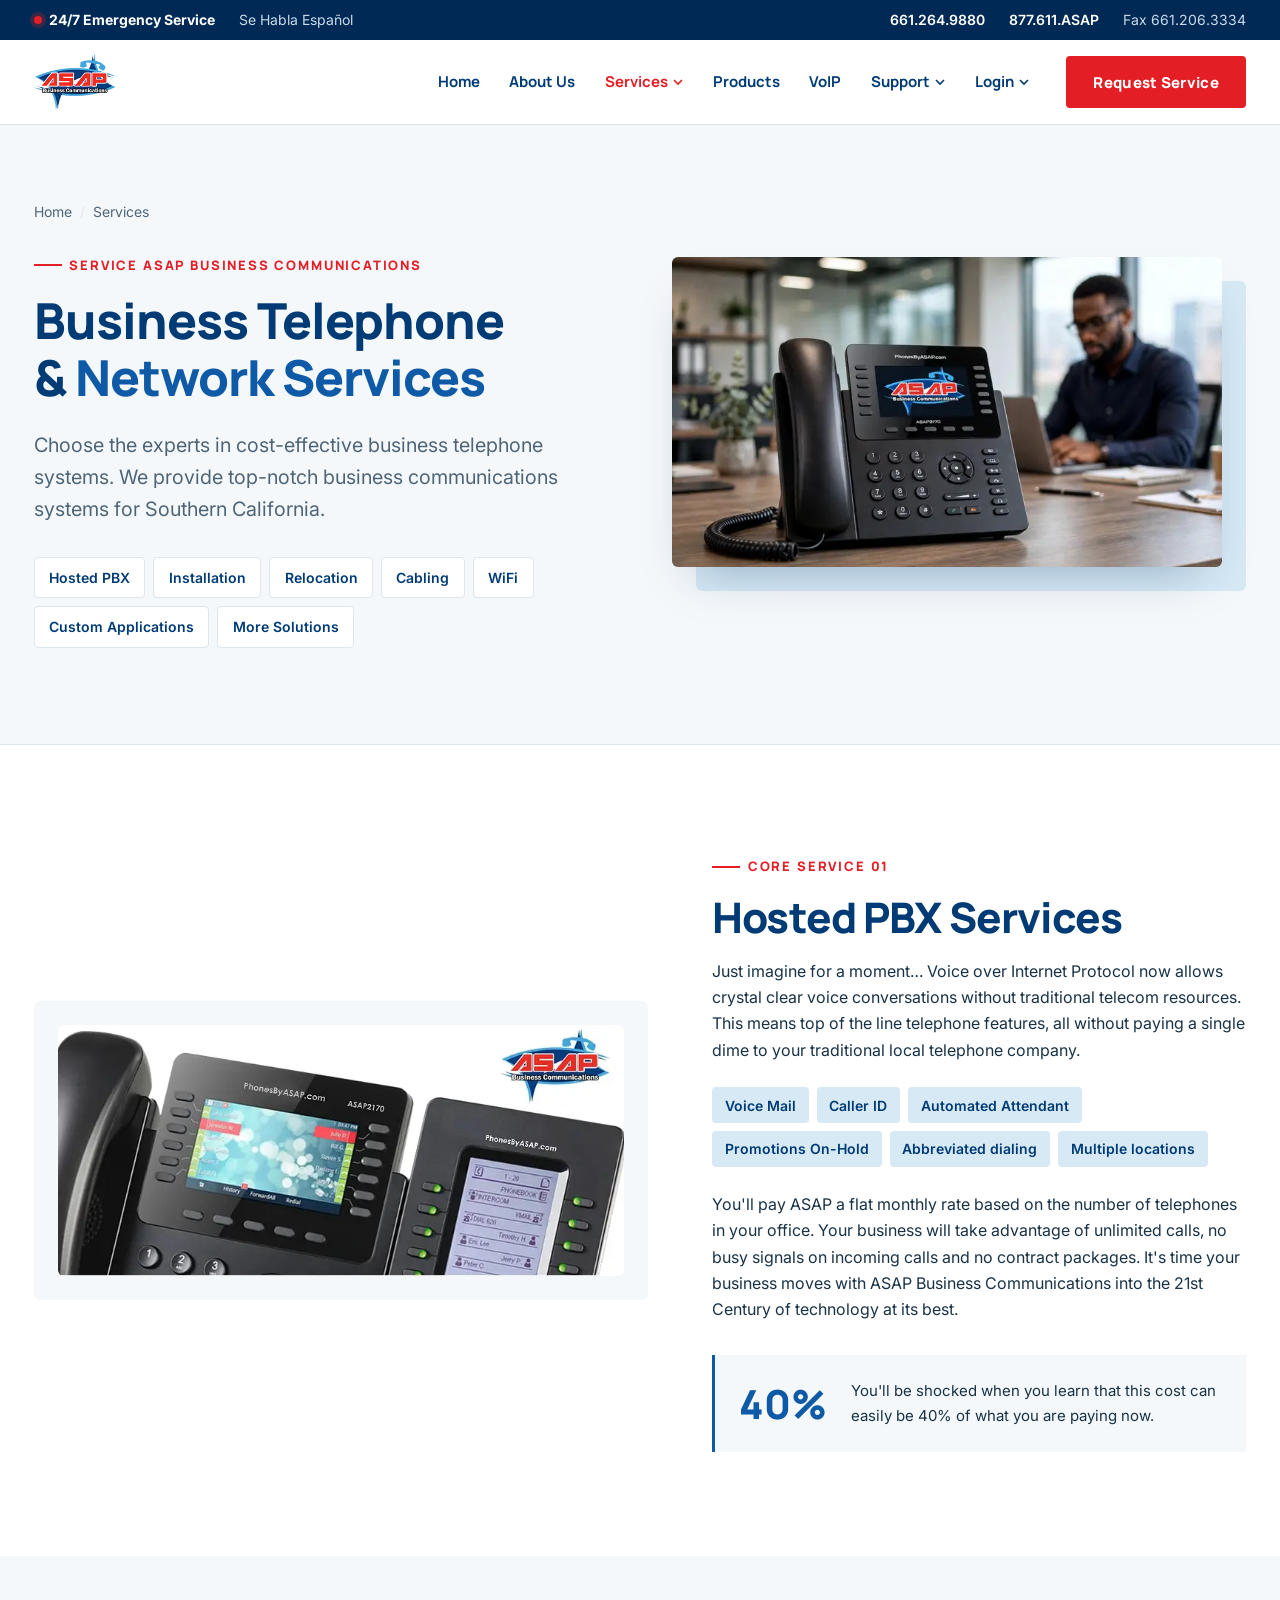
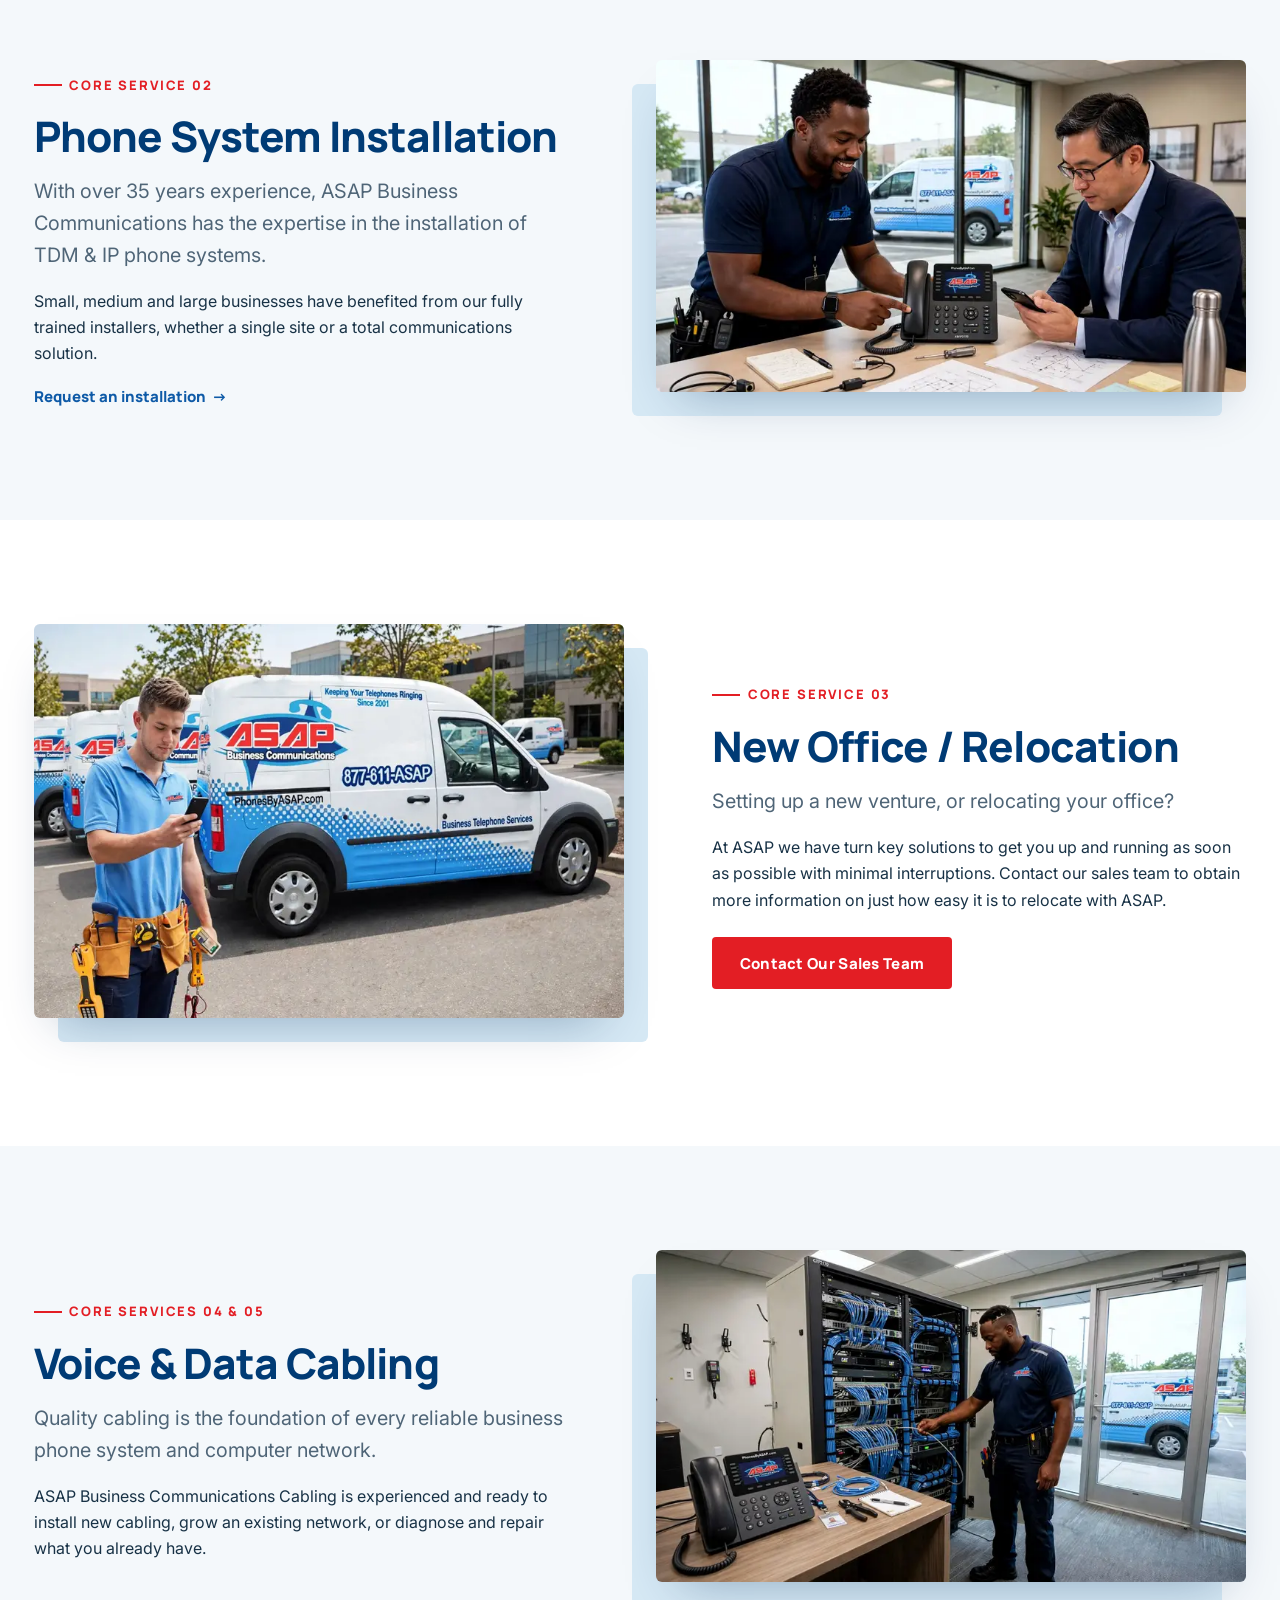
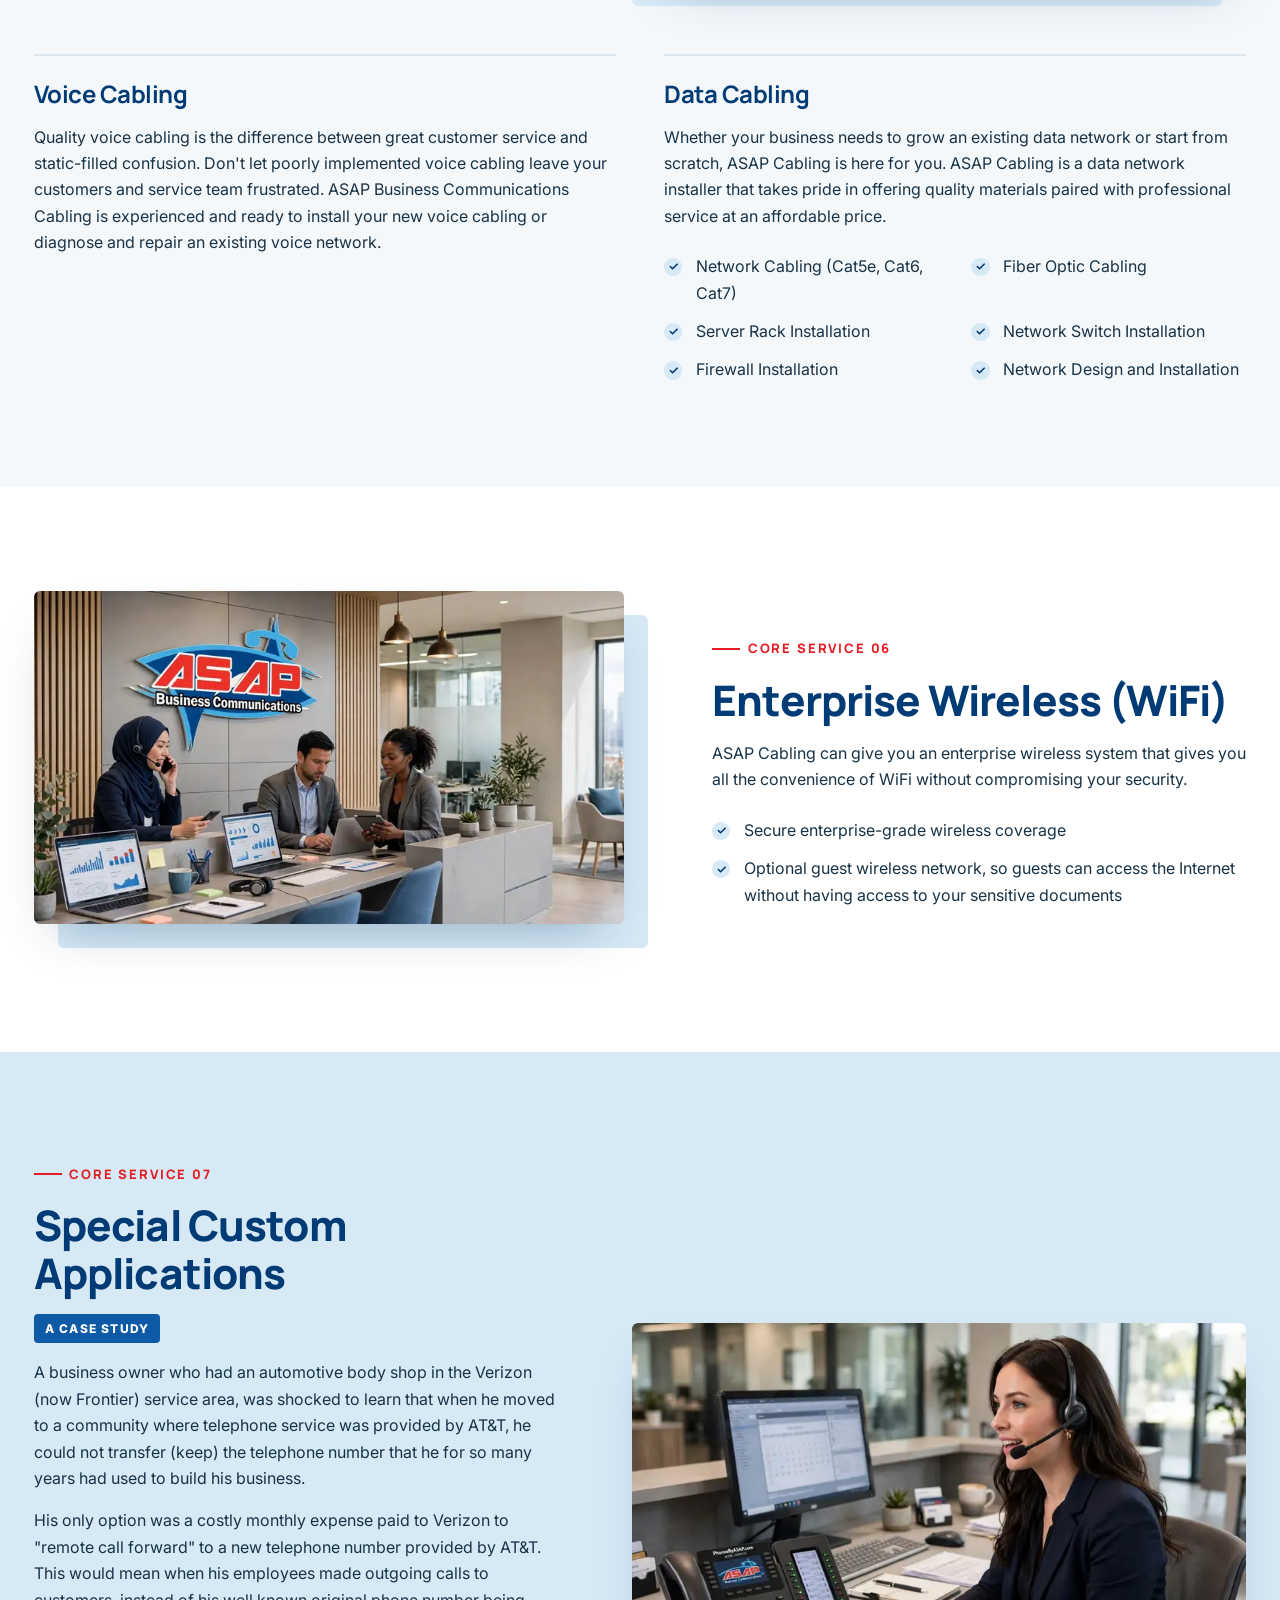
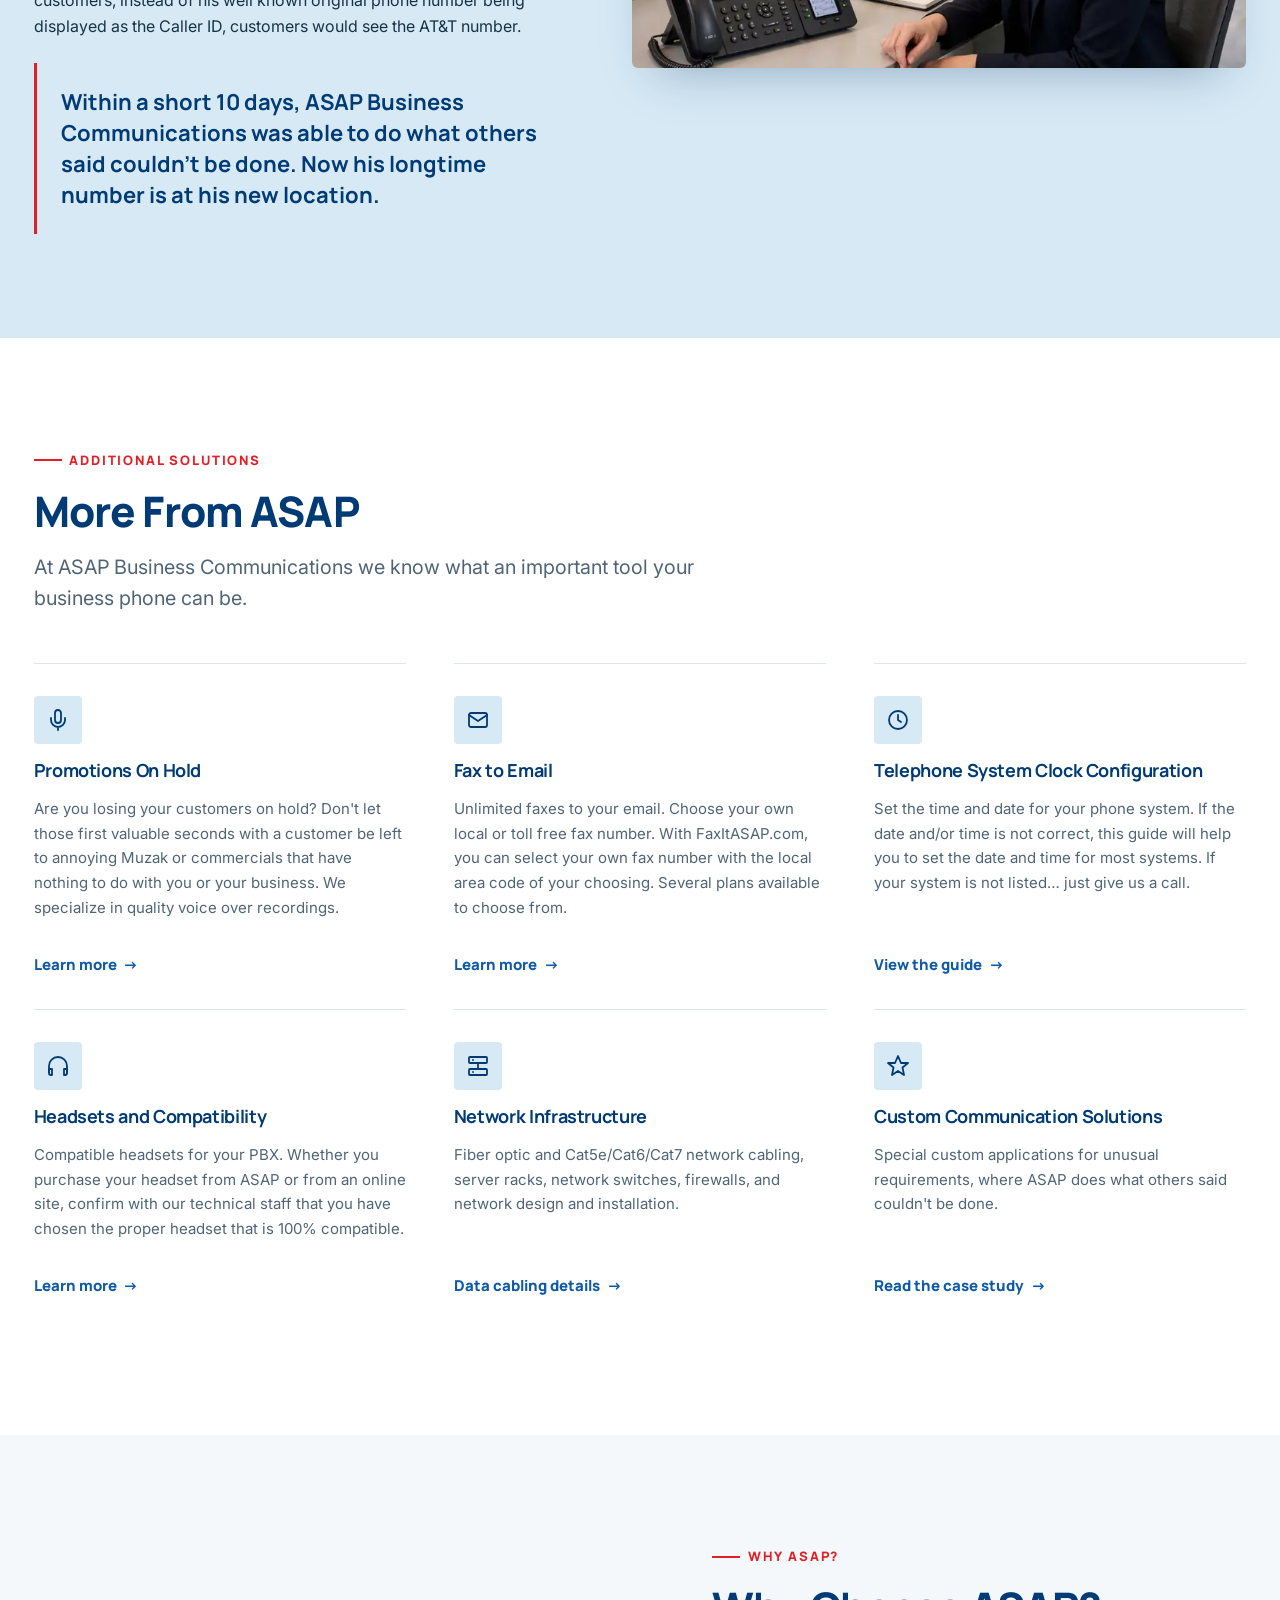
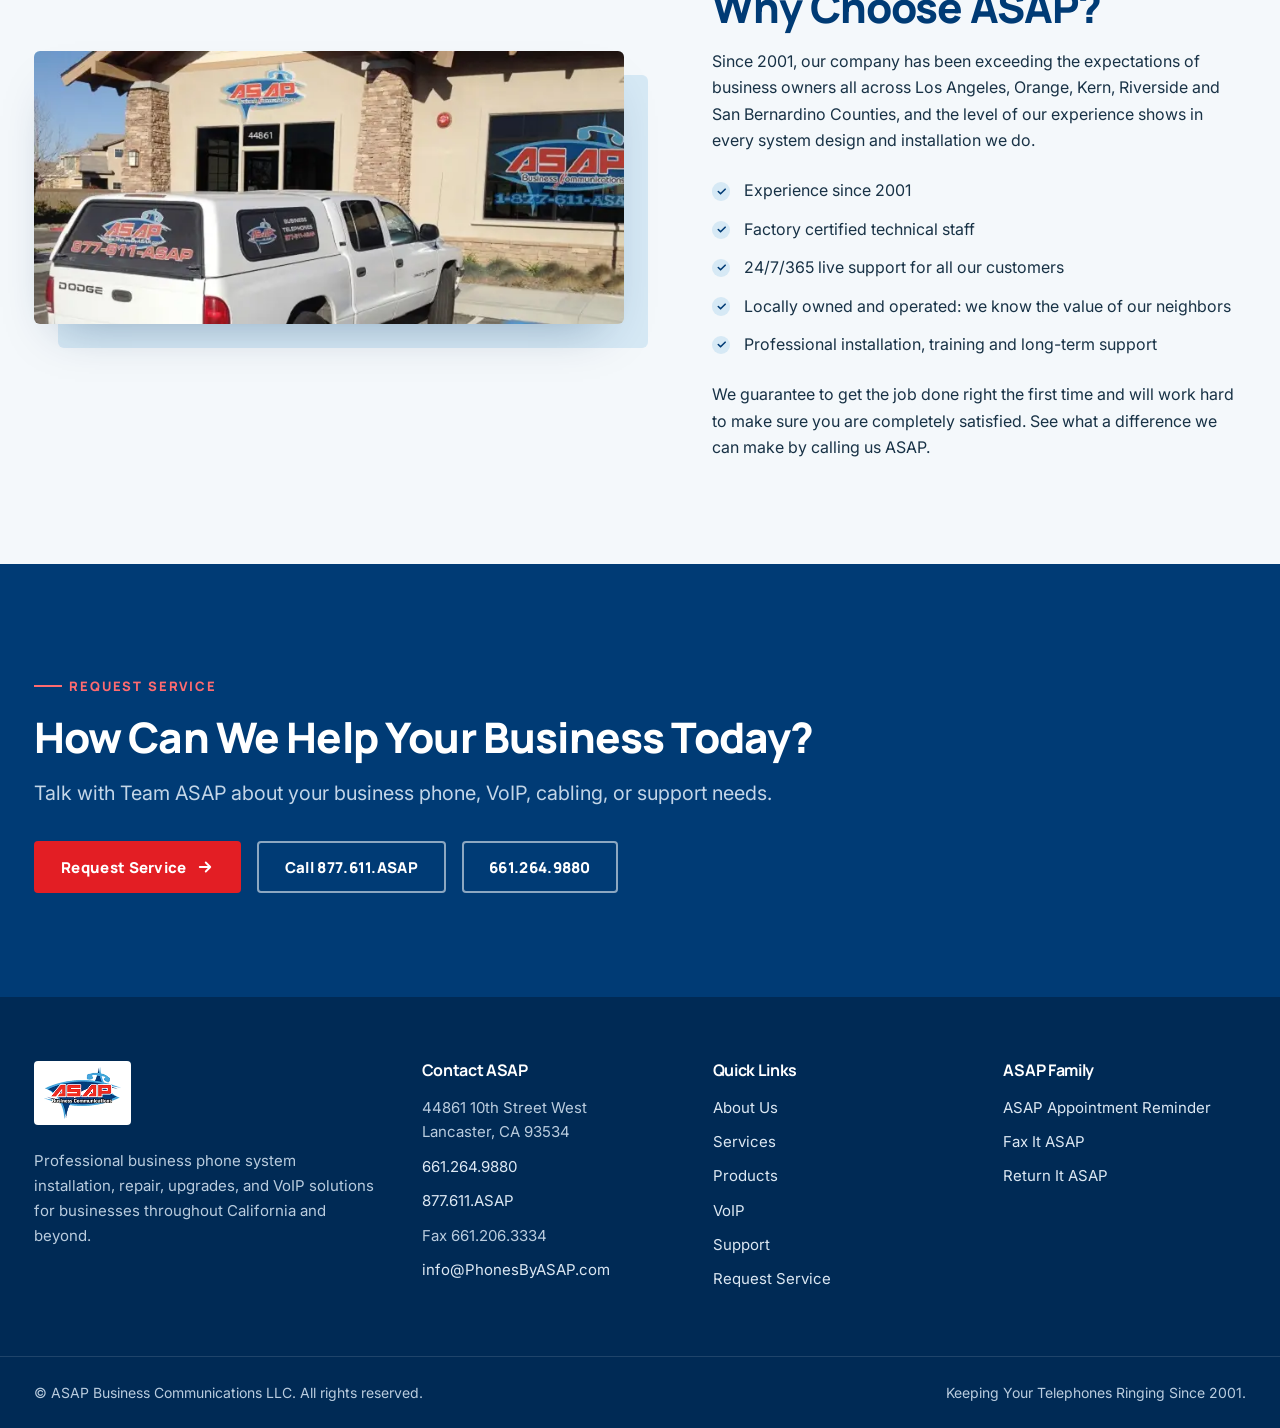
<file: services.html>
<!DOCTYPE html>
<html lang="en">
<head>
  <meta charset="utf-8">
  <meta name="viewport" content="width=device-width, initial-scale=1">
  <meta name="description" content="ASAP Business Communications services: Hosted PBX, phone system installation, office relocation, voice and data cabling, enterprise WiFi and custom communication solutions.">
  <title>Services | ASAP Business Communications LLC</title>
  <link rel="preconnect" href="https://fonts.googleapis.com">
  <link rel="preconnect" href="https://fonts.gstatic.com" crossorigin>
  <link href="https://fonts.googleapis.com/css2?family=Inter:wght@400;500;600;700&family=Manrope:wght@600;700;800&display=swap" rel="stylesheet">
  <link rel="stylesheet" href="css/style.css">
</head>
<body>

<!-- ============ HEADER (shared across pages) ============ -->
<div class="topbar">
  <div class="container topbar__inner">
    <div class="topbar__group">
      <span class="topbar__badge">24/7 Emergency Service</span>
      <span class="topbar__hide-sm">Se Habla Español</span>
    </div>
    <div class="topbar__group">
      <a href="tel:+16612649880">661.264.9880</a>
      <a href="tel:+18776112727">877.611.ASAP</a>
      <span class="topbar__hide-sm">Fax 661.206.3334</span>
    </div>
  </div>
</div>
<header class="site-header">
  <div class="container site-header__inner">
    <a class="brand" href="index.html"><img src="assets/images/asap-logo.webp" alt="ASAP Business Communications LLC" width="150" height="101"></a>
    <button class="nav-toggle" aria-expanded="false" aria-controls="site-nav" aria-label="Open menu">
      <svg viewBox="0 0 24 24" fill="none" stroke="currentColor" stroke-width="2" stroke-linecap="round"><path d="M4 7h16M4 12h16M4 17h16"/></svg>
    </button>
    <nav class="nav" id="site-nav" aria-label="Main">
      <ul class="nav__list">
        <li class="nav__item"><a class="nav__link" href="index.html">Home</a></li>
        <li class="nav__item"><a class="nav__link" href="about.html">About Us</a></li>
        <li class="nav__item nav__item--has-sub">
          <a class="nav__link" href="services.html" aria-current="page" aria-haspopup="true" aria-expanded="false">Services <svg class="nav__caret" viewBox="0 0 10 10"><path d="M1 3l4 4 4-4" fill="none" stroke="currentColor" stroke-width="1.6"/></svg></a>
          <ul class="nav__sub">
            <li><a href="services.html">All Services</a></li>
            <li><a href="services.html#hosted-pbx">Hosted PBX Services</a></li>
            <li><a href="services.html#installation">Phone System Installation</a></li>
            <li><a href="services.html#relocation">New Office / Relocation</a></li>
            <li><a href="services.html#cabling">Voice &amp; Data Cabling</a></li>
            <li><a href="services.html#wireless">Enterprise Wireless</a></li>
          </ul>
        </li>
        <li class="nav__item"><a class="nav__link" href="https://phonesbyasap.com/products.html">Products</a></li>
        <li class="nav__item"><a class="nav__link" href="https://phonesbyasap.com/voip.html">VoIP</a></li>
        <li class="nav__item nav__item--has-sub">
          <a class="nav__link" href="https://phonesbyasap.com/support.html" aria-haspopup="true" aria-expanded="false">Support <svg class="nav__caret" viewBox="0 0 10 10"><path d="M1 3l4 4 4-4" fill="none" stroke="currentColor" stroke-width="1.6"/></svg></a>
          <ul class="nav__sub">
            <li><a href="https://phonesbyasap.com/support.html">Support Documents</a></li>
            <li><a href="https://phonesbyasap.com/train-videos.html">Support Videos</a></li>
            <li><a href="about.html#team">Support TEAM ASAP</a></li>
          </ul>
        </li>
        <li class="nav__item nav__item--has-sub">
          <a class="nav__link" href="https://asap.freshbooks.com/" aria-haspopup="true" aria-expanded="false">Login <svg class="nav__caret" viewBox="0 0 10 10"><path d="M1 3l4 4 4-4" fill="none" stroke="currentColor" stroke-width="1.6"/></svg></a>
          <ul class="nav__sub">
            <li><a href="https://asap.freshbooks.com/" target="_blank" rel="noopener">FreshBooks</a></li>
            <li><a href="https://portal.phonesbyasap.com/" target="_blank" rel="noopener">ASAP 2.0 Portal</a></li>
            <li><a href="https://phonesbyasap.freshdesk.com/" target="_blank" rel="noopener">Check Support Ticket Status</a></li>
            <li><a href="https://sso.godaddy.com/login" target="_blank" rel="noopener">Employee Login</a></li>
            <li><a href="https://phonesbyasap.freshdesk.com/" target="_blank" rel="noopener">ASAP Que</a></li>
          </ul>
        </li>
      </ul>
      <a class="btn btn--primary" href="https://phonesbyasap.com/contact.html">Request Service</a>
    </nav>
  </div>
</header>

<main>

  <!-- ============ 1. SERVICES HERO ============ -->
  <section class="hero hero--page">
    <div class="container hero__grid">
      <div class="hero__copy">
        <ul class="breadcrumb"><li><a href="index.html">Home</a></li><li>Services</li></ul>
        <span class="eyebrow">Service ASAP Business Communications</span>
        <h1>Business Telephone &amp; <span>Network Services</span></h1>
        <p class="lead">Choose the experts in cost-effective business telephone systems. We provide top-notch business communications systems for Southern California.</p>
        <ul class="jump-nav" aria-label="Jump to a service">
          <li><a href="#hosted-pbx">Hosted PBX</a></li>
          <li><a href="#installation">Installation</a></li>
          <li><a href="#relocation">Relocation</a></li>
          <li><a href="#cabling">Cabling</a></li>
          <li><a href="#wireless">WiFi</a></li>
          <li><a href="#custom">Custom Applications</a></li>
          <li><a href="#solutions">More Solutions</a></li>
        </ul>
      </div>
      <figure class="media media--framed hero__media">
        <img src="assets/images/phone-hero-desk.webp" alt="ASAP business desk telephone with handset, colour display showing the ASAP Business Communications logo, and full keypad" width="800" height="450" fetchpriority="high">
      </figure>
    </div>
  </section>

  <!-- ============ 2. HOSTED PBX ============ -->
  <section class="section" id="hosted-pbx">
    <div class="container split">
      <figure class="media media--contain split__media reveal">
        <img src="assets/images/phone-screen-sidecar-detail.webp" alt="ASAP2170 business phone colour display and expansion sidecar with programmable line keys" width="765" height="340" loading="lazy">
      </figure>
      <div class="split__copy reveal">
        <span class="eyebrow">Core service 01</span>
        <h2>Hosted PBX Services</h2>
        <p>Just imagine for a moment… Voice over Internet Protocol now allows crystal clear voice conversations without traditional telecom resources. This means top of the line telephone features, all without paying a single dime to your traditional local telephone company.</p>
        <ul class="tag-list">
          <li>Voice Mail</li><li>Caller ID</li><li>Automated Attendant</li><li>Promotions On-Hold</li><li>Abbreviated dialing</li><li>Multiple locations</li>
        </ul>
        <p>You'll pay ASAP a flat monthly rate based on the number of telephones in your office. Your business will take advantage of unlimited calls, no busy signals on incoming calls and no contract packages. It's time your business moves with ASAP Business Communications into the 21st Century of technology at its best.</p>
        <div class="callout"><strong>40%</strong><p>You'll be shocked when you learn that this cost can easily be 40% of what you are paying now.</p></div>
      </div>
    </div>
  </section>

  <!-- ============ 3. PHONE SYSTEM INSTALLATION ============ -->
  <section class="section section--surface" id="installation">
    <div class="container split split--reverse">
      <figure class="media media--framed media--framed-left split__media reveal">
        <img src="assets/images/technician-customer-phone.webp" alt="ASAP technician setting up and demonstrating an ASAP business telephone for a client" width="800" height="450" loading="lazy">
      </figure>
      <div class="split__copy reveal">
        <span class="eyebrow">Core service 02</span>
        <h2>Phone System Installation</h2>
        <p class="lead">With over 35 years experience, ASAP Business Communications has the expertise in the installation of TDM &amp; IP phone systems.</p>
        <p>Small, medium and large businesses have benefited from our fully trained installers, whether a single site or a total communications solution.</p>
        <p><a class="link-arrow" href="https://phonesbyasap.com/contact.html">Request an installation</a></p>
      </div>
    </div>
  </section>

  <!-- ============ 4. NEW OFFICE / RELOCATION ============ -->
  <section class="section" id="relocation">
    <div class="container split">
      <figure class="media media--framed split__media reveal">
        <img src="assets/images/service-van-fleet-logo.webp" alt="ASAP Business Communications service van fleet showing the ASAP logo, 877-611-ASAP and PhonesByASAP.com, with a technician" width="800" height="533" loading="lazy">
      </figure>
      <div class="split__copy reveal">
        <span class="eyebrow">Core service 03</span>
        <h2>New Office / Relocation</h2>
        <p class="lead">Setting up a new venture, or relocating your office?</p>
        <p>At ASAP we have turn key solutions to get you up and running as soon as possible with minimal interruptions. Contact our sales team to obtain more information on just how easy it is to relocate with ASAP.</p>
        <div class="btn-row" style="margin-top:var(--sp-3)">
          <a class="btn btn--primary" href="https://phonesbyasap.com/contact.html">Contact Our Sales Team</a>
        </div>
      </div>
    </div>
  </section>

  <!-- ============ 5. VOICE & DATA CABLING ============ -->
  <section class="section section--surface" id="cabling">
    <div class="container">
      <div class="split split--reverse">
        <figure class="media media--framed media--framed-left split__media reveal">
          <img src="assets/images/technician-network-rack.webp" alt="ASAP technician patching blue data cables in a network rack, with an ASAP desk telephone on the desk and an ASAP van outside" width="800" height="450" loading="lazy">
        </figure>
        <div class="split__copy reveal">
          <span class="eyebrow">Core services 04 &amp; 05</span>
          <h2>Voice &amp; Data Cabling</h2>
          <p class="lead">Quality cabling is the foundation of every reliable business phone system and computer network.</p>
          <p>ASAP Business Communications Cabling is experienced and ready to install new cabling, grow an existing network, or diagnose and repair what you already have.</p>
        </div>
      </div>
      <div class="subcols">
        <div class="reveal">
          <h3>Voice Cabling</h3>
          <p>Quality voice cabling is the difference between great customer service and static-filled confusion. Don't let poorly implemented voice cabling leave your customers and service team frustrated. ASAP Business Communications Cabling is experienced and ready to install your new voice cabling or diagnose and repair an existing voice network.</p>
        </div>
        <div class="reveal">
          <h3>Data Cabling</h3>
          <p>Whether your business needs to grow an existing data network or start from scratch, ASAP Cabling is here for you. ASAP Cabling is a data network installer that takes pride in offering quality materials paired with professional service at an affordable price.</p>
          <ul class="check-list check-list--2col">
            <li>Network Cabling (Cat5e, Cat6, Cat7)</li>
            <li>Fiber Optic Cabling</li>
            <li>Server Rack Installation</li>
            <li>Network Switch Installation</li>
            <li>Firewall Installation</li>
            <li>Network Design and Installation</li>
          </ul>
        </div>
      </div>
    </div>
  </section>

  <!-- ============ 6. ENTERPRISE WIRELESS ============ -->
  <section class="section" id="wireless">
    <div class="container split">
      <figure class="media media--framed split__media reveal">
        <img src="assets/images/office-wall-logo.webp" alt="ASAP Business Communications office with staff working on laptops and tablets" width="800" height="452" loading="lazy">
      </figure>
      <div class="split__copy reveal">
        <span class="eyebrow">Core service 06</span>
        <h2>Enterprise Wireless (WiFi)</h2>
        <p>ASAP Cabling can give you an enterprise wireless system that gives you all the convenience of WiFi without compromising your security.</p>
        <ul class="check-list">
          <li>Secure enterprise-grade wireless coverage</li>
          <li>Optional guest wireless network, so guests can access the Internet without having access to your sensitive documents</li>
        </ul>
      </div>
    </div>
  </section>

  <!-- ============ 7. SPECIAL CUSTOM APPLICATIONS ============ -->
  <section class="section section--light" id="custom">
    <div class="container split split--reverse">
      <figure class="media split__media reveal">
        <img src="assets/images/receptionist-headset-phone.webp" alt="Business receptionist on a headset beside a complete ASAP business telephone and sidecar" width="800" height="450" loading="lazy">
      </figure>
      <div class="split__copy reveal">
        <span class="eyebrow">Core service 07</span>
        <h2>Special Custom Applications</h2>
        <span class="case-tag">A case study</span>
        <p>A business owner who had an automotive body shop in the Verizon (now Frontier) service area, was shocked to learn that when he moved to a community where telephone service was provided by AT&amp;T, he could not transfer (keep) the telephone number that he for so many years had used to build his business.</p>
        <p>His only option was a costly monthly expense paid to Verizon to "remote call forward" to a new telephone number provided by AT&amp;T. This would mean when his employees made outgoing calls to customers, instead of his well known original phone number being displayed as the Caller ID, customers would see the AT&amp;T number.</p>
        <blockquote class="quote" style="margin-top:var(--sp-3)">
          <p>Within a short 10 days, ASAP Business Communications was able to do what others said couldn't be done. Now his longtime number is at his new location.</p>
        </blockquote>
      </div>
    </div>
  </section>

  <!-- ============ 8. ADDITIONAL SOLUTIONS ============ -->
  <section class="section" id="solutions">
    <div class="container">
      <div class="section-head">
        <span class="eyebrow">Additional solutions</span>
        <h2>More From ASAP</h2>
        <p class="lead">At ASAP Business Communications we know what an important tool your business phone can be.</p>
      </div>
      <div class="sol-grid">
        <article class="sol reveal">
          <div class="cap__icon"><svg viewBox="0 0 24 24" fill="none" stroke="currentColor" stroke-width="1.8" stroke-linecap="round" stroke-linejoin="round"><path d="M12 2a3 3 0 0 0-3 3v7a3 3 0 0 0 6 0V5a3 3 0 0 0-3-3z"/><path d="M19 10v2a7 7 0 0 1-14 0v-2M12 19v3"/></svg></div>
          <h3>Promotions On Hold</h3>
          <p>Are you losing your customers on hold? Don't let those first valuable seconds with a customer be left to annoying Muzak or commercials that have nothing to do with you or your business. We specialize in quality voice over recordings.</p>
          <a class="link-arrow" href="https://www.phonesbyasap.com/2poh.html#one">Learn more</a>
        </article>
        <article class="sol reveal">
          <div class="cap__icon"><svg viewBox="0 0 24 24" fill="none" stroke="currentColor" stroke-width="1.8" stroke-linecap="round" stroke-linejoin="round"><rect x="3" y="5" width="18" height="14" rx="2"/><path d="M3 7l9 6 9-6"/></svg></div>
          <h3>Fax to Email</h3>
          <p>Unlimited faxes to your email. Choose your own local or toll free fax number. With FaxItASAP.com, you can select your own fax number with the local area code of your choosing. Several plans available to choose from.</p>
          <a class="link-arrow" href="http://asapreminder.com/faxit-asap-sign-up/">Learn more</a>
        </article>
        <article class="sol reveal">
          <div class="cap__icon"><svg viewBox="0 0 24 24" fill="none" stroke="currentColor" stroke-width="1.8" stroke-linecap="round" stroke-linejoin="round"><circle cx="12" cy="12" r="9"/><path d="M12 7v5l3 2"/></svg></div>
          <h3>Telephone System Clock Configuration</h3>
          <p>Set the time and date for your phone system. If the date and/or time is not correct, this guide will help you to set the date and time for most systems. If your system is not listed… just give us a call.</p>
          <a class="link-arrow" href="https://phonesbyasap.com/setclock.html">View the guide</a>
        </article>
        <article class="sol reveal">
          <div class="cap__icon"><svg viewBox="0 0 24 24" fill="none" stroke="currentColor" stroke-width="1.8" stroke-linecap="round" stroke-linejoin="round"><path d="M3 18v-6a9 9 0 0 1 18 0v6"/><path d="M21 19a2 2 0 0 1-2 2h-1v-6h3zM3 19a2 2 0 0 0 2 2h1v-6H3z"/></svg></div>
          <h3>Headsets and Compatibility</h3>
          <p>Compatible headsets for your PBX. Whether you purchase your headset from ASAP or from an online site, confirm with our technical staff that you have chosen the proper headset that is 100% compatible.</p>
          <a class="link-arrow" href="https://www.phonesbyasap.com/headsets/headsets.html">Learn more</a>
        </article>
        <article class="sol reveal">
          <div class="cap__icon"><svg viewBox="0 0 24 24" fill="none" stroke="currentColor" stroke-width="1.8" stroke-linecap="round" stroke-linejoin="round"><rect x="3" y="3" width="18" height="6" rx="1"/><rect x="3" y="15" width="18" height="6" rx="1"/><path d="M7 6h.01M7 18h.01M12 9v6"/></svg></div>
          <h3>Network Infrastructure</h3>
          <p>Fiber optic and Cat5e/Cat6/Cat7 network cabling, server racks, network switches, firewalls, and network design and installation.</p>
          <a class="link-arrow" href="#cabling">Data cabling details</a>
        </article>
        <article class="sol reveal">
          <div class="cap__icon"><svg viewBox="0 0 24 24" fill="none" stroke="currentColor" stroke-width="1.8" stroke-linecap="round" stroke-linejoin="round"><path d="M12 2l3 7h7l-5.5 4.5L18 21l-6-4-6 4 1.5-7.5L2 9h7z"/></svg></div>
          <h3>Custom Communication Solutions</h3>
          <p>Special custom applications for unusual requirements, where ASAP does what others said couldn't be done.</p>
          <a class="link-arrow" href="#custom">Read the case study</a>
        </article>
      </div>
    </div>
  </section>

  <!-- ============ 9. WHY CHOOSE ASAP ============ -->
  <section class="section section--surface">
    <div class="container split">
      <figure class="media media--framed split__media reveal">
        <img src="assets/images/headquarters-truck-logo.webp" alt="ASAP Business Communications headquarters in Lancaster with an ASAP-branded service truck" width="700" height="324" loading="lazy">
      </figure>
      <div class="split__copy reveal">
        <span class="eyebrow">Why ASAP?</span>
        <h2>Why Choose ASAP?</h2>
        <p>Since 2001, our company has been exceeding the expectations of business owners all across Los Angeles, Orange, Kern, Riverside and San Bernardino Counties, and the level of our experience shows in every system design and installation we do.</p>
        <ul class="check-list">
          <li>Experience since 2001</li>
          <li>Factory certified technical staff</li>
          <li>24/7/365 live support for all our customers</li>
          <li>Locally owned and operated: we know the value of our neighbors</li>
          <li>Professional installation, training and long-term support</li>
        </ul>
        <p style="margin-top:var(--sp-3)">We guarantee to get the job done right the first time and will work hard to make sure you are completely satisfied. See what a difference we can make by calling us ASAP.</p>
      </div>
    </div>
  </section>

  <!-- ============ 10. FINAL CTA ============ -->
  <section class="section section--navy">
    <div class="container">
      <div class="statement">
        <span class="eyebrow" style="color:#FF6B70">Request service</span>
        <h2>How Can We Help Your Business Today?</h2>
        <p class="lead">Talk with Team ASAP about your business phone, VoIP, cabling, or support needs.</p>
        <div class="btn-row" style="margin-top:var(--sp-4)">
          <a class="btn btn--primary" href="https://phonesbyasap.com/contact.html">Request Service <svg viewBox="0 0 24 24" fill="none" stroke="currentColor" stroke-width="2.5" stroke-linecap="round" stroke-linejoin="round"><path d="M5 12h14M13 6l6 6-6 6"/></svg></a>
          <a class="btn btn--ghost-light" href="tel:+18776112727">Call 877.611.ASAP</a>
          <a class="btn btn--ghost-light" href="tel:+16612649880">661.264.9880</a>
        </div>
      </div>
    </div>
  </section>

</main>

<!-- ============ FOOTER (shared across pages) ============ -->
<footer class="site-footer">
  <div class="container footer__grid">
    <div class="footer__brand">
      <img src="assets/images/asap-logo.webp" alt="ASAP Business Communications LLC" width="150" height="101">
      <p>Professional business phone system installation, repair, upgrades, and VoIP solutions for businesses throughout California and beyond.</p>
    </div>
    <div>
      <h4>Contact ASAP</h4>
      <ul class="footer__list">
        <li>44861 10th Street West<br>Lancaster, CA 93534</li>
        <li><a href="tel:+16612649880">661.264.9880</a></li>
        <li><a href="tel:+18776112727">877.611.ASAP</a></li>
        <li>Fax 661.206.3334</li>
        <li><a href="mailto:info@PhonesByASAP.com">info@PhonesByASAP.com</a></li>
      </ul>
    </div>
    <div>
      <h4>Quick Links</h4>
      <ul class="footer__list">
        <li><a href="about.html">About Us</a></li>
        <li><a href="services.html">Services</a></li>
        <li><a href="https://phonesbyasap.com/products.html">Products</a></li>
        <li><a href="https://phonesbyasap.com/voip.html">VoIP</a></li>
        <li><a href="https://phonesbyasap.com/support.html">Support</a></li>
        <li><a href="https://phonesbyasap.com/contact.html">Request Service</a></li>
      </ul>
    </div>
    <div>
      <h4>ASAP Family</h4>
      <ul class="footer__list">
        <li><a href="http://www.asapreminder.com/">ASAP Appointment Reminder</a></li>
        <li><a href="http://asapreminder.com/faxit-asap-sign-up/">Fax It ASAP</a></li>
        <li><a href="http://www.returnitasap.com/">Return It ASAP</a></li>
      </ul>
    </div>
  </div>
  <div class="container footer__bottom">
    <span>© ASAP Business Communications LLC. All rights reserved.</span>
    <span>Keeping Your Telephones Ringing Since 2001.</span>
  </div>
</footer>

<script src="js/main.js"></script>
</body>
</html>
</file>
<file: css/style.css>
/* ==========================================================================
   ASAP Business Communications — Shared Stylesheet
   Structure mirrors Elementor: tokens → base → layout (container/section)
   → components (header, buttons, media, lists) → page sections → footer.
   ========================================================================== */

/* ---------- 1. Design tokens (map 1:1 to Elementor Global Colors/Fonts) ---------- */
:root {
  /* Brand colours */
  --c-navy: #003B75;
  --c-red: #E31E24;
  --c-blue: #0E5AA7;
  --c-light-blue: #D6E9F5;
  --c-text: #183246;
  --c-white: #FFFFFF;

  /* Supporting neutrals (tints of brand colours) */
  --c-navy-deep: #002A55;
  --c-muted: #4F6577;
  --c-line: #DCE6EE;
  --c-surface: #F4F8FB;

  /* Typography */
  --f-head: "Manrope", "Segoe UI", Arial, sans-serif;
  --f-body: "Inter", "Segoe UI", Arial, sans-serif;

  --fs-display: clamp(2.25rem, 1.6rem + 2.6vw, 3.75rem); /* H1 36 → 60 */
  --fs-h2: clamp(1.75rem, 1.35rem + 1.6vw, 2.75rem);     /* H2 28 → 44 */
  --fs-h3: clamp(1.25rem, 1.1rem + 0.5vw, 1.5rem);       /* H3 20 → 24 */
  --fs-h4: 1.125rem;
  --fs-lead: clamp(1.0625rem, 1rem + 0.3vw, 1.25rem);    /* 17 → 20 */
  --fs-body: 1rem;
  --fs-small: 0.875rem;
  --fs-eyebrow: 0.8125rem;

  /* Spacing scale */
  --sp-1: 0.5rem;
  --sp-2: 1rem;
  --sp-3: 1.5rem;
  --sp-4: 2rem;
  --sp-5: 3rem;
  --sp-6: 4rem;
  --section-y: clamp(4rem, 2.5rem + 5vw, 7.5rem);  /* 64 → 120 */
  --gutter: clamp(1rem, 0.5rem + 2vw, 2.5rem);    /* 16 → 40 */

  /* Layout */
  --container: 1240px;
  --container-narrow: 820px;
  --header-h: 84px;

  /* Shape and motion */
  --radius: 4px;
  --radius-media: 6px;
  --shadow-media: 0 24px 48px -24px rgba(0, 42, 85, 0.35);
  --ease: cubic-bezier(0.2, 0.7, 0.2, 1);
}

/* ---------- 2. Base ---------- */
*, *::before, *::after { box-sizing: border-box; }
html { scroll-behavior: smooth; scroll-padding-top: calc(var(--header-h) + 16px); }
body {
  margin: 0;
  font-family: var(--f-body);
  font-size: var(--fs-body);
  line-height: 1.65;
  color: var(--c-text);
  background: var(--c-white);
  -webkit-font-smoothing: antialiased;
  overflow-x: hidden;
}
img { display: block; max-width: 100%; height: auto; }
a { color: var(--c-blue); text-decoration-thickness: 1px; text-underline-offset: 3px; }
a:hover { color: var(--c-navy); }
:focus-visible { outline: 3px solid var(--c-red); outline-offset: 3px; }

h1, h2, h3, h4 {
  font-family: var(--f-head);
  color: var(--c-navy);
  line-height: 1.15;
  letter-spacing: -0.02em;
  margin: 0 0 var(--sp-2);
  text-wrap: balance;
}
h1 { font-size: var(--fs-display); font-weight: 800; }
h2 { font-size: var(--fs-h2); font-weight: 800; }
h3 { font-size: var(--fs-h3); font-weight: 700; }
h4 { font-size: var(--fs-h4); font-weight: 700; }
p { margin: 0 0 var(--sp-2); }
p:last-child { margin-bottom: 0; }

.eyebrow {
  display: inline-flex;
  align-items: center;
  gap: 0.6em;
  font-family: var(--f-head);
  font-size: var(--fs-eyebrow);
  font-weight: 800;
  letter-spacing: 0.14em;
  text-transform: uppercase;
  color: var(--c-red);
  margin-bottom: var(--sp-2);
}
.eyebrow::before { content: ""; width: 28px; height: 2px; background: currentColor; }
.lead { font-size: var(--fs-lead); line-height: 1.6; color: var(--c-muted); }
.text-muted { color: var(--c-muted); }

/* ---------- 3. Layout: section + container (= Elementor Container) ---------- */
.container {
  width: 100%;
  max-width: calc(var(--container) + var(--gutter) * 2);
  margin-inline: auto;
  padding-inline: var(--gutter);
}
.container--narrow { max-width: calc(var(--container-narrow) + var(--gutter) * 2); }

.section { padding-block: var(--section-y); }
.section--tight { padding-block: calc(var(--section-y) * 0.6); }
.section--surface { background: var(--c-surface); }
.section--light { background: var(--c-light-blue); }
.section--navy { background: var(--c-navy); color: #DCE8F3; }
.section--navy h2, .section--navy h3, .section--navy h4 { color: var(--c-white); }
.section--navy .lead { color: #C3D6E8; }

.section-head { max-width: 720px; margin-bottom: var(--sp-5); }
.section-head--center { margin-inline: auto; text-align: center; }
.section-head--center .eyebrow::before { display: none; }

/* Two-column split: image + text. The image column is a flex item, never a background. */
.split {
  display: grid;
  grid-template-columns: 1fr;
  gap: var(--sp-5);
  align-items: center;
}
@media (min-width: 992px) {
  .split { grid-template-columns: 1.15fr 1fr; gap: var(--sp-6); }
  .split--reverse { grid-template-columns: 1fr 1.15fr; }
  .split--reverse > .split__media { order: 2; }
  .split--even { grid-template-columns: 1fr 1fr; }
}

.grid { display: grid; gap: var(--sp-4); }
@media (min-width: 768px) { .grid--2 { grid-template-columns: repeat(2, 1fr); } }
@media (min-width: 768px) { .grid--3 { grid-template-columns: repeat(2, 1fr); } }
@media (min-width: 1024px) { .grid--3 { grid-template-columns: repeat(3, 1fr); } }

/* ---------- 4. Buttons (= Elementor Button widget, 3 styles) ---------- */
.btn {
  display: inline-flex;
  align-items: center;
  justify-content: center;
  gap: 0.6em;
  min-height: 52px;
  padding: 0.85rem 1.6rem;
  font-family: var(--f-head);
  font-size: 0.9375rem;
  font-weight: 800;
  letter-spacing: 0.02em;
  line-height: 1;
  text-decoration: none;
  border: 2px solid transparent;
  border-radius: var(--radius);
  cursor: pointer;
  transition: background-color .25s var(--ease), color .25s var(--ease), border-color .25s var(--ease), transform .25s var(--ease);
}
.btn svg { width: 18px; height: 18px; transition: transform .25s var(--ease); }
.btn:hover svg { transform: translateX(3px); }
.btn--primary { background: var(--c-red); color: var(--c-white); }
.btn--primary:hover { background: #C3161C; color: var(--c-white); }
.btn--secondary { background: transparent; color: var(--c-navy); border-color: var(--c-navy); }
.btn--secondary:hover { background: var(--c-navy); color: var(--c-white); }
.btn--light { background: var(--c-white); color: var(--c-navy); }
.btn--light:hover { background: var(--c-light-blue); color: var(--c-navy); }
.btn--ghost-light { color: var(--c-white); border-color: rgba(255,255,255,.55); }
.btn--ghost-light:hover { background: var(--c-white); color: var(--c-navy); border-color: var(--c-white); }
.btn-row { display: flex; flex-wrap: wrap; gap: var(--sp-2); }

.link-arrow {
  display: inline-flex; align-items: center; gap: .45em;
  font-family: var(--f-head); font-weight: 800; font-size: .9375rem;
  color: var(--c-blue); text-decoration: none;
}
.link-arrow::after { content: "→"; transition: transform .25s var(--ease); }
.link-arrow:hover::after { transform: translateX(4px); }

/* ---------- 5. Media: product-safe image frames ----------
   Rule: photos are <img> elements at their native aspect ratio.
   No background-image, no object-fit: cover, nothing laid over the photo. */
.media {
  margin: 0;
  position: relative;
  isolation: isolate;        /* keeps the mat above section backgrounds */
}
.media img {
  width: 100%;
  height: auto;              /* never crops */
  border-radius: var(--radius-media);
  box-shadow: var(--shadow-media);
}
/* Framed: light-blue mat behind the photo, offset like a print mount */
.media--framed { padding: 0 var(--sp-3) var(--sp-3) 0; }
.media--framed::before {
  content: "";
  position: absolute;
  inset: var(--sp-3) 0 0 var(--sp-3);
  background: var(--c-light-blue);
  border-radius: var(--radius-media);
  z-index: -1;
}
.media--framed.media--framed-left { padding: 0 0 var(--sp-3) var(--sp-3); }
.media--framed.media--framed-left::before { inset: var(--sp-3) var(--sp-3) 0 0; }
@media (max-width: 575px) {
  .media--framed { padding: 0 10px 10px 0; }
  .media--framed::before { inset: 10px 0 0 10px; }
  .media--framed.media--framed-left { padding: 0 0 10px 10px; }
  .media--framed.media--framed-left::before { inset: 10px 10px 0 0; }
}
/* Contain box: fixed-ratio stage for product detail shots; whole image always visible */
.media--contain {
  background: var(--c-surface);
  border-radius: var(--radius-media);
  padding: var(--sp-3);
}
.media--contain img { box-shadow: none; object-fit: contain; }
.media__caption {
  margin-top: var(--sp-2);
  font-size: var(--fs-small);
  color: var(--c-muted);
}

/* ---------- 6. Header ---------- */
.topbar {
  background: var(--c-navy-deep);
  color: #C9DAEA;
  font-size: var(--fs-small);
}
.topbar__inner {
  display: flex; flex-wrap: wrap; align-items: center; justify-content: space-between;
  gap: .25rem var(--sp-3);
  min-height: 40px;
}
.topbar__group { display: flex; flex-wrap: wrap; align-items: center; gap: .25rem var(--sp-3); }
.topbar a { color: var(--c-white); text-decoration: none; font-weight: 600; }
.topbar a:hover { color: var(--c-light-blue); }
.topbar__badge {
  display: inline-flex; align-items: center; gap: .5em;
  font-weight: 700; color: var(--c-white);
}
.topbar__badge::before {
  content: ""; width: 8px; height: 8px; border-radius: 50%;
  background: var(--c-red); box-shadow: 0 0 0 4px rgba(227,30,36,.25);
}

.site-header {
  position: sticky; top: 0; z-index: 100;
  background: rgba(255,255,255,.97);
  border-bottom: 1px solid var(--c-line);
  backdrop-filter: saturate(1.4) blur(8px);
}
.site-header__inner {
  display: flex; align-items: center; justify-content: space-between;
  gap: var(--sp-3);
  min-height: var(--header-h);
}
.brand { display: flex; align-items: center; flex-shrink: 0; }
.brand img { height: 56px; width: auto; }

.nav { display: flex; align-items: center; gap: var(--sp-3); }
.nav__list { display: flex; align-items: center; gap: .25rem; margin: 0; padding: 0; list-style: none; }
.nav__item { position: relative; }
.nav__link {
  display: flex; align-items: center; gap: .35em;
  padding: .6rem .8rem;
  font-family: var(--f-head); font-weight: 700; font-size: .9375rem;
  color: var(--c-navy); text-decoration: none;
  background: none; border: 0; cursor: pointer;
}
.nav__link:hover, .nav__item:focus-within > .nav__link { color: var(--c-red); }
.nav__link[aria-current="page"] { color: var(--c-red); }
.nav__caret { width: 10px; height: 10px; transition: transform .2s var(--ease); }

.nav__sub {
  position: absolute; top: 100%; left: 0;
  min-width: 240px;
  margin: 0; padding: .5rem 0; list-style: none;
  background: var(--c-white);
  border-top: 3px solid var(--c-red);
  box-shadow: 0 18px 40px -12px rgba(0,42,85,.25);
  opacity: 0; visibility: hidden; transform: translateY(8px);
  transition: opacity .2s var(--ease), transform .2s var(--ease), visibility .2s;
}
.nav__sub a {
  display: block; padding: .6rem 1.2rem;
  font-size: .9375rem; font-weight: 500; color: var(--c-text); text-decoration: none;
}
.nav__sub a:hover { background: var(--c-surface); color: var(--c-blue); }

@media (min-width: 1200px) {
  .nav__item:hover > .nav__sub,
  .nav__item:focus-within > .nav__sub { opacity: 1; visibility: visible; transform: none; }
  .nav__item:hover .nav__caret { transform: rotate(180deg); }
}

.nav-toggle {
  display: none;
  width: 48px; height: 48px;
  align-items: center; justify-content: center;
  background: none; border: 1px solid var(--c-line); border-radius: var(--radius);
  color: var(--c-navy); cursor: pointer;
}
.nav-toggle svg { width: 24px; height: 24px; }

/* Mobile and tablet navigation: full-width drawer under the header */
@media (max-width: 1199px) {
  .nav-toggle { display: inline-flex; }
  .nav {
    position: absolute; top: 100%; left: 0; right: 0;
    flex-direction: column; align-items: stretch; gap: 0;
    max-height: calc(100vh - var(--header-h));
    overflow-y: auto;
    padding: var(--sp-2) var(--gutter) var(--sp-4);
    background: var(--c-white);
    border-bottom: 1px solid var(--c-line);
    box-shadow: 0 20px 40px -20px rgba(0,42,85,.3);
    display: none;
  }
  .site-header.is-open .nav { display: flex; }
  .nav__list { flex-direction: column; align-items: stretch; gap: 0; }
  .nav__item { border-bottom: 1px solid var(--c-line); }
  .nav__link { width: 100%; justify-content: space-between; padding: 1rem 0; font-size: 1.0625rem; }
  .nav__sub {
    position: static; min-width: 0;
    opacity: 1; visibility: visible; transform: none;
    box-shadow: none; border-top: 0;
    padding: 0 0 .75rem .75rem;
    display: none;
  }
  .nav__item.is-open > .nav__sub { display: block; }
  .nav__item.is-open .nav__caret { transform: rotate(180deg); }
  .nav .btn { margin-top: var(--sp-3); width: 100%; }
}
@media (max-width: 575px) {
  :root { --header-h: 72px; }
  .brand img { height: 46px; }
  .topbar__hide-sm { display: none; }
}

/* ---------- 7. Lists and small components ---------- */
.check-list { list-style: none; margin: var(--sp-3) 0 0; padding: 0; display: grid; gap: .75rem; }
.check-list li { position: relative; padding-left: 2rem; }
.check-list li::before {
  content: ""; position: absolute; left: 0; top: .3em;
  width: 1.15rem; height: 1.15rem; border-radius: 50%;
  background: var(--c-light-blue) url("data:image/svg+xml,%3Csvg xmlns='http://www.w3.org/2000/svg' viewBox='0 0 24 24' fill='none' stroke='%23003B75' stroke-width='3.5' stroke-linecap='round' stroke-linejoin='round'%3E%3Cpath d='M5 12l5 5L20 7'/%3E%3C/svg%3E") center / 62% no-repeat;
}

/* Feature row: icon + heading + text, separated by rules instead of boxed cards */
.feature { padding-top: var(--sp-3); border-top: 2px solid var(--c-line); transition: border-color .3s var(--ease); }
.feature:hover { border-top-color: var(--c-red); }
.feature__icon {
  width: 48px; height: 48px; margin-bottom: var(--sp-2);
  display: grid; place-items: center;
  color: var(--c-blue);
}
.feature__icon svg { width: 36px; height: 36px; }
.feature__num {
  font-family: var(--f-head); font-weight: 800; font-size: .875rem;
  color: var(--c-red); letter-spacing: .08em; margin-bottom: var(--sp-1);
}
.section--navy .feature { border-top-color: rgba(255,255,255,.18); }
.section--navy .feature:hover { border-top-color: var(--c-red); }
.section--navy .feature__icon { color: var(--c-light-blue); }

/* Credibility strip */
.cred {
  display: flex; align-items: center; gap: var(--sp-2);
  padding-top: var(--sp-3); margin-top: var(--sp-4);
  border-top: 1px solid var(--c-line);
  font-size: var(--fs-small); color: var(--c-muted);
}
.cred strong { font-family: var(--f-head); font-size: 2rem; font-weight: 800; color: var(--c-navy); line-height: 1; }

/* ---------- 8a. Page sections ---------- */

/* Hero: copy column + product column. The phone photo is never behind the text. */
.hero {
  padding-block: clamp(2.5rem, 1.5rem + 4vw, 5.5rem) clamp(3.5rem, 2rem + 5vw, 6.5rem);
  background: var(--c-surface);
  border-bottom: 1px solid var(--c-line);
}
.hero__grid { display: grid; gap: var(--sp-5); align-items: center; }
@media (min-width: 992px) { .hero__grid { grid-template-columns: 5fr 7fr; gap: var(--sp-6); } }
/* Inner pages: even columns, slightly smaller H1 */
.hero--page h1 { font-size: clamp(2rem, 1.5rem + 2vw, 3.125rem); }
@media (min-width: 992px) { .hero--page .hero__grid { grid-template-columns: 1fr 1fr; } }
/* Tablet/mobile: product first, so the full telephone is visible on arrival */
@media (max-width: 991px) {
  .hero { padding-top: var(--sp-4); }
  .hero__grid { gap: var(--sp-4); }
  .hero__media { order: -1; max-width: 720px; }
}
.hero h1 { margin-bottom: var(--sp-3); }
.hero h1 span { color: var(--c-blue); }
.hero .lead { max-width: 540px; }
.hero .btn-row { margin-top: var(--sp-4); }
.hero-proof { display: flex; flex-wrap: wrap; gap: .5rem 1.5rem; margin: var(--sp-4) 0 0; padding: 0; list-style: none; font-size: var(--fs-small); font-weight: 600; color: var(--c-navy); }
.hero-proof li { display: flex; align-items: center; gap: .5rem; }
.hero-proof li::before { content: ""; width: 8px; height: 8px; background: var(--c-red); border-radius: 50%; }

/* Slim statement strip under the hero */
.strip { padding-block: var(--sp-4); border-bottom: 1px solid var(--c-line); }
.strip__inner { display: flex; flex-wrap: wrap; align-items: center; justify-content: space-between; gap: var(--sp-2) var(--sp-5); }
.strip h2 { font-size: var(--fs-h3); margin: 0; }
.strip p { margin: 0; color: var(--c-muted); max-width: 560px; }

/* Two-column checklist */
@media (min-width: 576px) { .check-list--2col { grid-template-columns: 1fr 1fr; column-gap: var(--sp-4); } }

/* Capability list: ruled rows with icon, no boxed cards */
.cap-grid { display: grid; gap: 0 var(--sp-5); }
@media (min-width: 768px) { .cap-grid { grid-template-columns: 1fr 1fr; } }
.cap {
  display: grid; grid-template-columns: 48px 1fr; gap: var(--sp-2);
  padding-block: var(--sp-3);
  border-top: 1px solid var(--c-line);
}
.cap__icon { width: 48px; height: 48px; display: grid; place-items: center; border-radius: var(--radius); background: var(--c-light-blue); color: var(--c-navy); }
.cap__icon svg { width: 24px; height: 24px; }
.cap h3 { font-size: var(--fs-h4); margin-bottom: .35rem; }
.cap p { color: var(--c-muted); font-size: .9375rem; }

/* Numbered solution blocks (Specialized solutions) */
.solution { padding-block: var(--sp-3); border-top: 2px solid var(--c-line); }
.solution:first-of-type { border-top-color: var(--c-red); }
.solution h3 { display: flex; align-items: baseline; gap: .75rem; }
.solution h3 small { font-size: .875rem; color: var(--c-red); letter-spacing: .08em; }
.solution p { color: var(--c-muted); }

/* VoIP benefits: big numerals */
.benefit__num { font-family: var(--f-head); font-size: clamp(2.5rem, 2rem + 2vw, 3.5rem); font-weight: 800; line-height: 1; color: var(--c-blue); opacity: .35; margin-bottom: var(--sp-2); }

/* Emergency: phone action row */
.call-row { display: flex; flex-wrap: wrap; gap: var(--sp-2); margin-top: var(--sp-4); }
.call-card { display: flex; flex-direction: column; padding: var(--sp-2) var(--sp-3); border-left: 3px solid var(--c-red); background: var(--c-white); text-decoration: none; transition: background-color .25s var(--ease); }
.call-card:hover { background: var(--c-light-blue); }
.call-card small { font-size: .75rem; font-weight: 700; letter-spacing: .1em; text-transform: uppercase; color: var(--c-muted); }
.call-card strong { font-family: var(--f-head); font-size: 1.375rem; font-weight: 800; color: var(--c-navy); }

/* Voice processing: heading column + item column */
.vp { display: grid; gap: var(--sp-5); }
@media (min-width: 992px) { .vp { grid-template-columns: 5fr 7fr; gap: var(--sp-6); } }
.vp__item { display: grid; grid-template-columns: auto 1fr; gap: var(--sp-3); align-items: center; padding-block: var(--sp-3); border-bottom: 1px solid var(--c-line); }
.vp__item:first-child { border-top: 1px solid var(--c-line); }
.vp__item h3 { margin: 0; font-size: var(--fs-h4); }
.vp__item .cap__icon { background: var(--c-navy); color: var(--c-white); }

/* Video resources */
.video { margin: 0; }
.video__frame { aspect-ratio: 16 / 9; background: var(--c-navy-deep); border-radius: var(--radius-media); overflow: hidden; box-shadow: var(--shadow-media); }
.video__frame iframe { display: block; width: 100%; height: 100%; border: 0; }
.video figcaption { margin-top: var(--sp-2); font-family: var(--f-head); font-weight: 700; color: var(--c-navy); }

/* Customer showcase */
.customers { display: grid; gap: var(--sp-4); align-items: center; padding: clamp(1.5rem, 1rem + 2vw, 3rem); background: var(--c-white); border: 1px solid var(--c-line); border-radius: var(--radius-media); }
@media (min-width: 992px) { .customers { grid-template-columns: 7fr 5fr; gap: var(--sp-6); } }
.customers img { width: 100%; height: auto; }

/* Inner-page hero: breadcrumb above the shared .hero layout */
.breadcrumb { display: flex; flex-wrap: wrap; gap: .5rem; margin: 0 0 var(--sp-3); padding: 0; list-style: none; font-size: var(--fs-small); color: var(--c-muted); }
.breadcrumb li + li::before { content: "/"; margin-right: .5rem; color: var(--c-line); }
.breadcrumb a { color: var(--c-muted); text-decoration: none; }
.breadcrumb a:hover { color: var(--c-blue); }

/* Jump links (Services hero) */
.jump-nav { display: flex; flex-wrap: wrap; gap: .5rem; margin: var(--sp-4) 0 0; padding: 0; list-style: none; }
.jump-nav a {
  display: inline-block; padding: .5rem .9rem;
  font-size: .875rem; font-weight: 600; color: var(--c-navy); text-decoration: none;
  border: 1px solid var(--c-line); border-radius: var(--radius); background: var(--c-white);
  transition: border-color .2s var(--ease), color .2s var(--ease);
}
.jump-nav a:hover { border-color: var(--c-red); color: var(--c-red); }

/* Fact row: figures taken from company copy */
.facts { display: grid; gap: var(--sp-3); margin-top: var(--sp-5); }
@media (min-width: 768px) { .facts { grid-template-columns: repeat(3, 1fr); } }
.fact { padding-top: var(--sp-2); border-top: 2px solid var(--c-red); }
.fact strong { display: block; font-family: var(--f-head); font-size: clamp(1.75rem, 1.4rem + 1.2vw, 2.5rem); font-weight: 800; line-height: 1.1; color: var(--c-navy); }
.fact span { font-size: .9375rem; color: var(--c-muted); }

/* Pull quote */
.quote { margin: var(--sp-4) 0 0; padding: var(--sp-3) 0 var(--sp-3) var(--sp-3); border-left: 3px solid var(--c-red); }
.quote p { font-family: var(--f-head); font-size: clamp(1.125rem, 1rem + .5vw, 1.375rem); font-weight: 700; line-height: 1.4; color: var(--c-navy); }

/* Statement band (Mission) */
.statement { max-width: 900px; }
.statement__big { font-family: var(--f-head); font-size: clamp(2rem, 1.4rem + 2.6vw, 3.5rem); font-weight: 800; line-height: 1.1; letter-spacing: -.02em; color: var(--c-white); margin-bottom: var(--sp-4); }
.statement__big span { color: #FF6B70; white-space: nowrap; }

/* Tag list (feature keywords) */
.tag-list { display: flex; flex-wrap: wrap; gap: .5rem; margin: var(--sp-3) 0; padding: 0; list-style: none; }
.tag-list li { padding: .4rem .8rem; font-size: .875rem; font-weight: 600; color: var(--c-navy); background: var(--c-light-blue); border-radius: var(--radius); }

/* Callout figure inside copy */
.callout { display: flex; align-items: center; gap: var(--sp-3); margin-top: var(--sp-4); padding: var(--sp-3); background: var(--c-surface); border-left: 3px solid var(--c-blue); }
.callout strong { font-family: var(--f-head); font-size: 2.5rem; font-weight: 800; line-height: 1; color: var(--c-blue); }
.callout p { margin: 0; font-size: .9375rem; }

/* Sub-service columns under a split (Voice / Data cabling) */
.subcols { display: grid; gap: var(--sp-5); margin-top: var(--sp-5); }
@media (min-width: 768px) { .subcols { grid-template-columns: 1fr 1fr; } }
.subcols > div { padding-top: var(--sp-3); border-top: 2px solid var(--c-line); }

/* Case study tag */
.case-tag { display: inline-block; margin-bottom: var(--sp-2); padding: .3rem .7rem; font-size: .75rem; font-weight: 800; letter-spacing: .1em; text-transform: uppercase; color: var(--c-white); background: var(--c-blue); border-radius: var(--radius); }

/* Additional solutions: ruled grid with link */
.sol-grid { display: grid; gap: 0 var(--sp-5); }
@media (min-width: 768px) { .sol-grid { grid-template-columns: 1fr 1fr; } }
@media (min-width: 1100px) { .sol-grid { grid-template-columns: repeat(3, 1fr); } }
.sol { display: flex; flex-direction: column; padding-block: var(--sp-4); border-top: 1px solid var(--c-line); }
.sol .cap__icon { margin-bottom: var(--sp-2); }
.sol h3 { font-size: var(--fs-h4); }
.sol p { color: var(--c-muted); font-size: .9375rem; flex-grow: 1; }
.sol .link-arrow { margin-top: var(--sp-2); }

/* Grid of arrow links */
.link-grid { display: grid; gap: .75rem var(--sp-4); margin-top: var(--sp-3); padding-top: var(--sp-3); border-top: 1px solid var(--c-line); }
@media (min-width: 576px) { .link-grid { grid-template-columns: 1fr 1fr; } }

/* Final CTA on navy with HQ photo beside */
.cta .split { align-items: center; }
.cta .media img { box-shadow: 0 24px 48px -20px rgba(0,0,0,.5); }

/* ---------- 8. Footer ---------- */
.site-footer { background: var(--c-navy-deep); color: #B9CCDE; font-size: .9375rem; }
.site-footer a { color: #DCE8F3; text-decoration: none; }
.site-footer a:hover { color: var(--c-white); text-decoration: underline; }
.site-footer h4 { color: var(--c-white); font-size: 1rem; margin-bottom: var(--sp-2); }
.footer__grid { display: grid; gap: var(--sp-5); padding-block: var(--sp-6); }
@media (min-width: 768px) { .footer__grid { grid-template-columns: 1fr 1fr; } }
@media (min-width: 1024px) { .footer__grid { grid-template-columns: 1.4fr 1fr 1fr 1fr; } }
.footer__brand img { height: 64px; width: auto; background: var(--c-white); padding: 6px 10px; border-radius: var(--radius); margin-bottom: var(--sp-3); }
.footer__list { list-style: none; margin: 0; padding: 0; display: grid; gap: .6rem; }
.footer__bottom {
  display: flex; flex-wrap: wrap; justify-content: space-between; gap: var(--sp-2);
  padding-block: var(--sp-3);
  border-top: 1px solid rgba(255,255,255,.12);
  font-size: var(--fs-small);
}

/* ---------- 9. Motion (subtle, respects reduced motion) ---------- */
.reveal { opacity: 0; transform: translateY(18px); transition: opacity .7s var(--ease), transform .7s var(--ease); }
.reveal.is-visible { opacity: 1; transform: none; }
@media (prefers-reduced-motion: reduce) {
  html { scroll-behavior: auto; }
  .reveal { opacity: 1; transform: none; transition: none; }
  * { transition-duration: 0s !important; }
}
</file>
